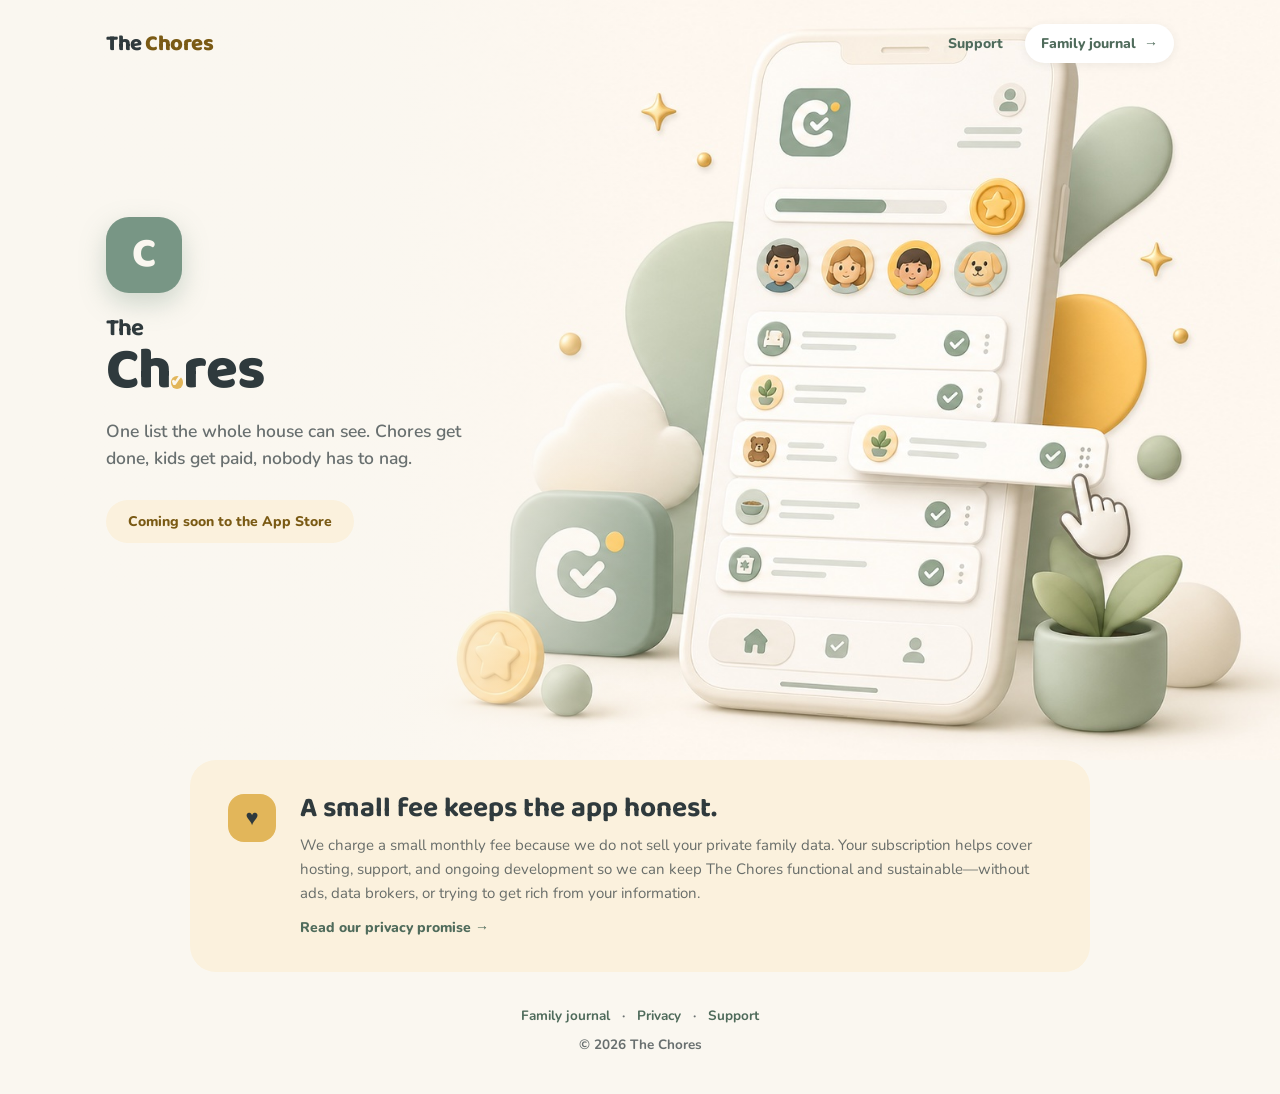
<file: index.html>
<!DOCTYPE html>
<html lang="en">
<head>
<meta charset="utf-8">
<meta name="viewport" content="width=device-width, initial-scale=1">
<title>The Chores — chores get done, kids get paid</title>
<meta name="description" content="The Chores is a shared household chore and allowance app for families. One list the whole house can see.">
<meta name="robots" content="index, follow">
<link rel="canonical" href="https://thechoresapp.net/">
<meta property="og:title" content="The Chores — chores get done, kids get paid">
<meta property="og:description" content="One shared household chore list for calmer families.">
<meta property="og:type" content="website">
<meta property="og:url" content="https://thechoresapp.net/">
<meta property="og:image" content="https://thechoresapp.net/images/og.png">
<link rel="preconnect" href="https://fonts.googleapis.com">
<link href="https://fonts.googleapis.com/css2?family=Baloo+2:wght@700;800&family=Nunito:wght@600;700;800&display=swap" rel="stylesheet">
<style>
  :root {
    --cream:#FAF7F0; --slate:#2F3A3D; --sage:#789685; --sage-deep:#4F6B5B;
    --gold:#E2B65A; --gold-deep:#7A5A14; --secondary:rgba(47,58,61,.72);
  }
  * { margin:0; padding:0; box-sizing:border-box; }
  body { background:var(--cream); color:var(--slate); font-family:'Nunito',sans-serif;
         min-height:100svh; display:flex; flex-direction:column; }

  .hero { position:relative; display:flex; align-items:center; min-height:min(86svh, 760px);
          background:
            linear-gradient(90deg, var(--cream) 0%, rgba(250,247,240,.9) 30%, rgba(250,247,240,0) 52%),
            url(images/hero.jpg) right center / cover no-repeat; }
  .hero-inner { width:100%; max-width:1140px; margin:0 auto; padding:56px 36px; }
  .hero-copy { max-width:400px; }
  .icon { width:76px; height:76px; background:var(--sage); border-radius:23px;
          display:flex; align-items:center; justify-content:center;
          box-shadow:0 10px 26px rgba(120,150,133,.34); margin-bottom:24px;
          font-family:'Baloo 2',cursive; font-weight:800; font-size:42px; color:var(--cream); }
  h1 { font-family:'Baloo 2',cursive; font-weight:800; font-size:58px; letter-spacing:-.015em; line-height:1.02; }
  h1 .the { display:block; font-size:24px; font-weight:700; }
  h1 .o { display:inline-flex; width:.62em; height:.62em; background:var(--gold); border-radius:50%;
          align-items:center; justify-content:center; color:var(--cream); font-size:.34em; vertical-align:-.02em; }
  .tagline { margin-top:18px; font-size:17.5px; font-weight:600; color:var(--secondary); line-height:1.55; }
  .soon { margin-top:28px; display:inline-block; background:#FBF1DD; color:var(--gold-deep);
          font-weight:800; font-size:14px; padding:12px 22px; border-radius:99px; }
  .hero-img-mobile { display:none; }

  .trust { width:min(900px, calc(100% - 48px)); margin:0 auto; padding:34px 38px;
           display:grid; grid-template-columns:auto 1fr; gap:24px; align-items:start;
           background:#FBF1DD; border-radius:26px; }
  .trust-mark { width:48px; height:48px; display:flex; align-items:center; justify-content:center;
                border-radius:16px; background:var(--gold); color:var(--slate); font-size:22px; font-weight:800; }
  .trust h2 { margin:0 0 8px; font-family:'Baloo 2',cursive; font-size:28px; line-height:1.1; }
  .trust p { margin:0; color:var(--secondary); font-size:15px; line-height:1.6; }
  .trust a { display:inline-block; margin-top:13px; color:var(--sage-deep); font-size:14px; font-weight:800; text-decoration:none; }
  .trust a:hover { text-decoration:underline; }

  .topnav { position:absolute; top:0; left:0; right:0; z-index:2; display:flex; align-items:center;
            justify-content:space-between; max-width:1140px; margin:auto; padding:24px 36px; }
  .topnav .brand { color:var(--slate); font-family:'Baloo 2',cursive; font-size:22px; font-weight:800;
                   letter-spacing:-.02em; text-decoration:none; }
  .topnav .brand span { color:var(--gold-deep); }
  .topnav nav { display:flex; gap:22px; align-items:center; }
  .topnav nav a { color:var(--sage-deep); font-size:14px; font-weight:800; text-decoration:none; }
  .topnav nav a:hover { text-decoration:underline; }
  .journal-link { background:#fff; border-radius:99px; padding:10px 16px; box-shadow:0 2px 10px rgba(47,58,61,.08); }

  footer { padding:34px 24px 40px; text-align:center; font-size:13.5px; font-weight:700; color:var(--secondary); }
  footer a { color:var(--sage-deep); text-decoration:none; margin:0 8px; }
  footer a:hover { text-decoration:underline; }

  @media (max-width: 860px) {
    .topnav { padding:18px 20px; }
    .topnav nav a:not(.journal-link) { display:none; }
    .hero { background:var(--cream); min-height:0; }
    .hero-inner { padding:56px 24px 8px; }
    .hero-copy { max-width:420px; margin:0 auto; text-align:center; }
    .icon { margin-left:auto; margin-right:auto; }
    h1 { font-size:46px; }
    .hero-img-mobile { display:block; width:100%; max-width:640px; margin:8px auto 0; }
    .trust { width:calc(100% - 32px); grid-template-columns:1fr; gap:14px; padding:28px 24px; }
    .trust-mark { width:42px; height:42px; }
  }
</style>
</head>
<body>
  <header class="topnav">
    <a class="brand" href="index.html">The <span>Chores</span></a>
    <nav aria-label="Main navigation"><a href="support.html">Support</a><a class="journal-link" href="blog.html">Family journal&nbsp; →</a></nav>
  </header>
  <section class="hero">
    <div class="hero-inner">
      <div class="hero-copy">
        <div class="icon">C</div>
        <h1><span class="the">The</span>Ch<span class="o">✓</span>res</h1>
        <p class="tagline">One list the whole house can see. Chores get done, kids get paid, nobody has to nag.</p>
        <span class="soon">Coming soon to the App&nbsp;Store</span>
      </div>
      <img class="hero-img-mobile" src="images/hero.jpg"
           alt="The Chores app on an iPhone: a family's chore list with avatars for each member, checked-off chores, and a gold reward coin.">
    </div>
  </section>
  <section class="trust" aria-labelledby="trust-heading">
    <div class="trust-mark" aria-hidden="true">♥</div>
    <div>
      <h2 id="trust-heading">A small fee keeps the app honest.</h2>
      <p>We charge a small monthly fee because we do not sell your private family data. Your subscription helps cover hosting, support, and ongoing development so we can keep The Chores functional and sustainable—without ads, data brokers, or trying to get rich from your information.</p>
      <a href="privacy.html">Read our privacy promise →</a>
    </div>
  </section>
  <footer>
    <a href="blog.html">Family journal</a> · <a href="privacy.html">Privacy</a> · <a href="support.html">Support</a>
    <div style="margin-top:10px">© 2026 The Chores</div>
  </footer>
</body>
</html>
</file>
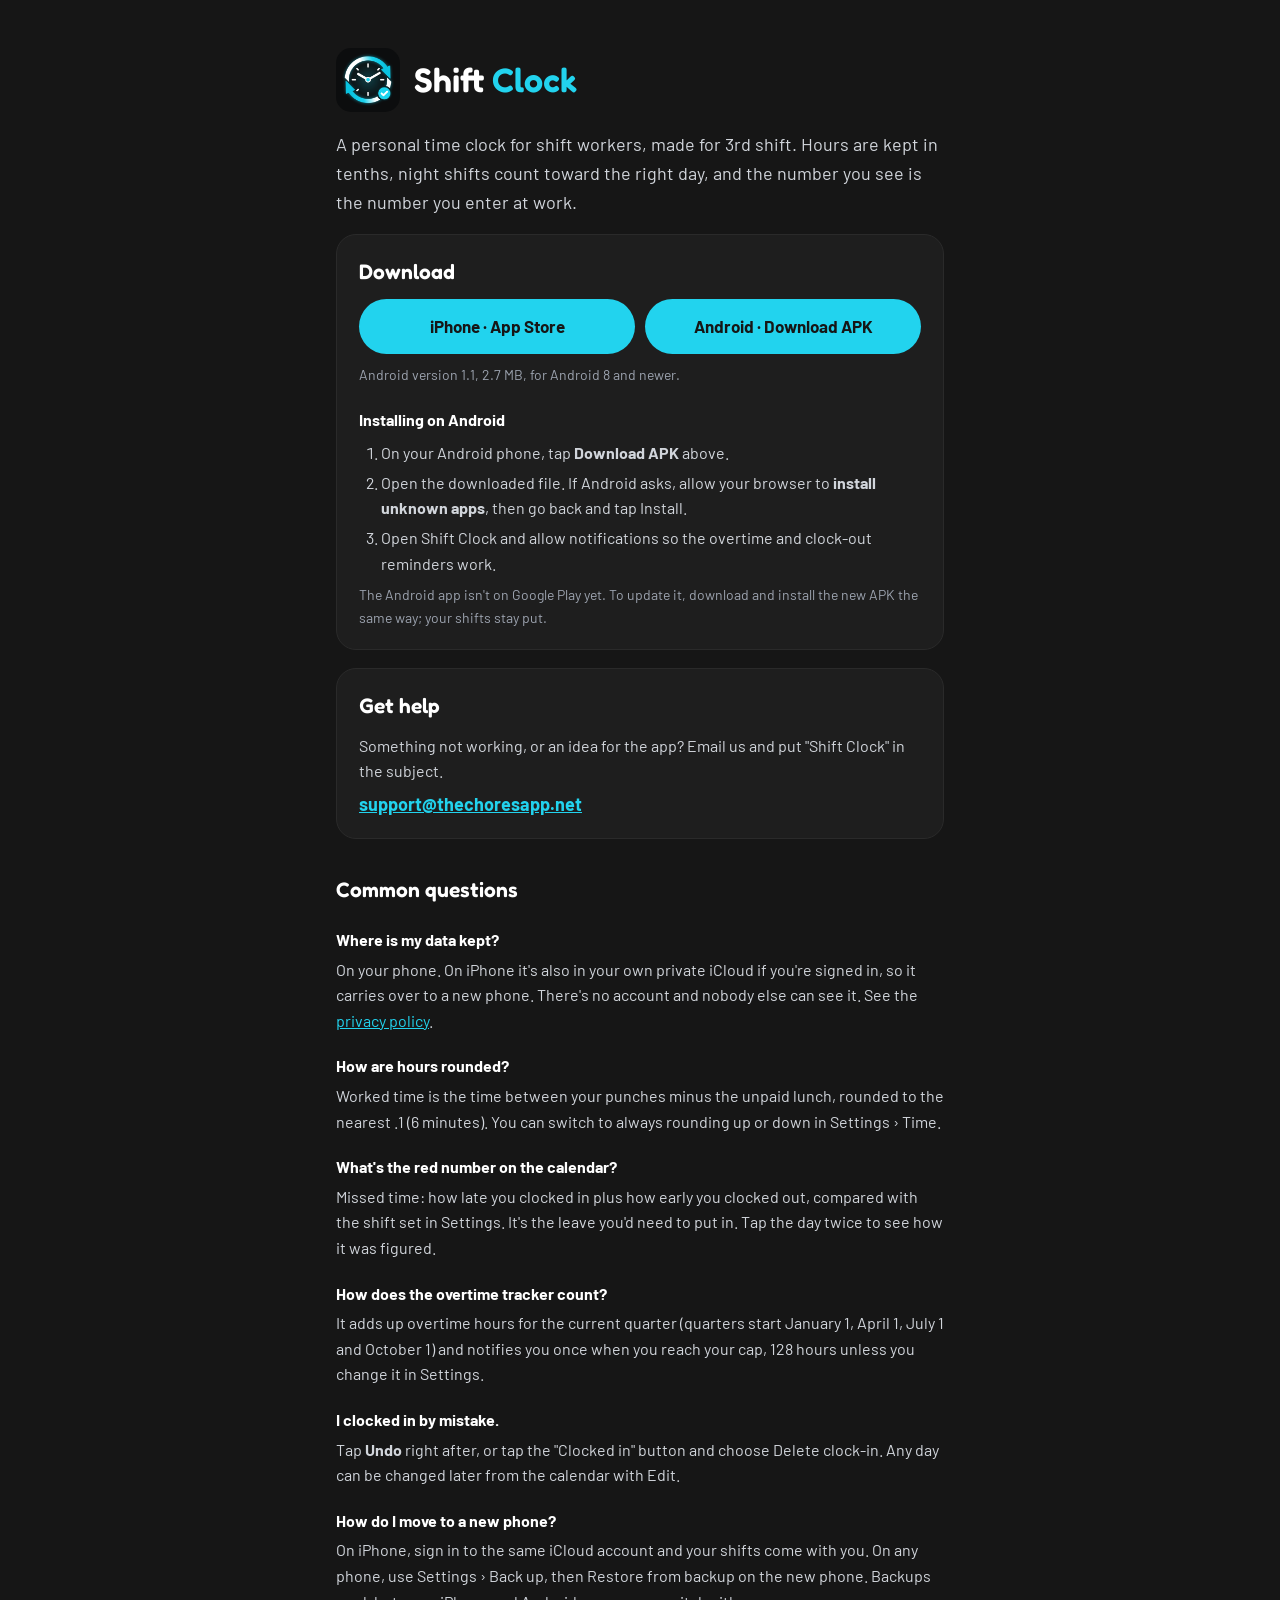
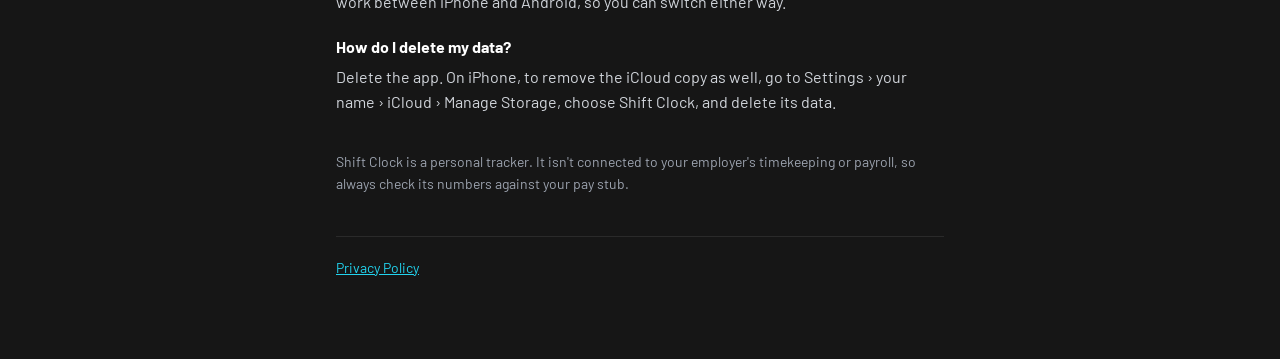
<file: shiftclock/index.html>
<!DOCTYPE html>
<html lang="en">
<head>
<meta charset="utf-8">
<meta name="viewport" content="width=device-width, initial-scale=1">
<title>Shift Clock — Download &amp; Support</title>
<meta name="description" content="Shift Clock is a personal time clock for shift workers: hours in tenths, night shifts on the right day, missed time and a quarterly overtime tracker.">
<link rel="icon" href="icon.png">
<link rel="apple-touch-icon" href="icon.png">
<link rel="preconnect" href="https://fonts.googleapis.com">
<link href="https://fonts.googleapis.com/css2?family=Barlow:wght@400;600;700&family=Fredoka:wght@600&display=swap" rel="stylesheet">
<link rel="stylesheet" href="style.css">
</head>
<body>
<main>
  <div class="brand">
    <img src="icon.png" alt="" width="64" height="64">
    <h1>Shift <span class="teal">Clock</span></h1>
  </div>
  <p class="lede">A personal time clock for shift workers, made for 3rd shift. Hours are kept in tenths,
  night shifts count toward the right day, and the number you see is the number you enter at work.</p>

  <div class="card" id="download">
    <h2>Download</h2>
    <div class="buttons">
      <a class="button" href="https://apps.apple.com/app/id6827797859">iPhone · App Store</a>
      <a class="button" href="ShiftClock.apk" download>Android · Download APK</a>
    </div>
    <p class="small">Android version 1.1, 2.7 MB, for Android 8 and newer.</p>
    <h3>Installing on Android</h3>
    <ol>
      <li>On your Android phone, tap <strong>Download APK</strong> above.</li>
      <li>Open the downloaded file. If Android asks, allow your browser to
      <strong>install unknown apps</strong>, then go back and tap Install.</li>
      <li>Open Shift Clock and allow notifications so the overtime and clock-out reminders work.</li>
    </ol>
    <p class="small">The Android app isn't on Google Play yet. To update it, download and install the
    new APK the same way; your shifts stay put.</p>
  </div>

  <div class="card">
    <h2>Get help</h2>
    <p>Something not working, or an idea for the app? Email us and put "Shift Clock" in the subject.</p>
    <a class="email" href="mailto:support@thechoresapp.net?subject=Shift%20Clock">support@thechoresapp.net</a>
  </div>

  <h2>Common questions</h2>

  <h3>Where is my data kept?</h3>
  <p>On your phone. On iPhone it's also in your own private iCloud if you're signed in, so it carries
  over to a new phone. There's no account and nobody else can see it. See the
  <a href="privacy.html">privacy policy</a>.</p>

  <h3>How are hours rounded?</h3>
  <p>Worked time is the time between your punches minus the unpaid lunch, rounded to the nearest .1
  (6 minutes). You can switch to always rounding up or down in Settings › Time.</p>

  <h3>What's the red number on the calendar?</h3>
  <p>Missed time: how late you clocked in plus how early you clocked out, compared with the shift set
  in Settings. It's the leave you'd need to put in. Tap the day twice to see how it was figured.</p>

  <h3>How does the overtime tracker count?</h3>
  <p>It adds up overtime hours for the current quarter (quarters start January 1, April 1, July 1 and
  October 1) and notifies you once when you reach your cap, 128 hours unless you change it in Settings.</p>

  <h3>I clocked in by mistake.</h3>
  <p>Tap <strong>Undo</strong> right after, or tap the "Clocked in" button and choose Delete clock-in.
  Any day can be changed later from the calendar with Edit.</p>

  <h3>How do I move to a new phone?</h3>
  <p>On iPhone, sign in to the same iCloud account and your shifts come with you. On any phone, use
  Settings › Back up, then Restore from backup on the new phone. Backups work between iPhone and
  Android, so you can switch either way.</p>

  <h3>How do I delete my data?</h3>
  <p>Delete the app. On iPhone, to remove the iCloud copy as well, go to Settings › your name › iCloud ›
  Manage Storage, choose Shift Clock, and delete its data.</p>

  <p class="note">Shift Clock is a personal tracker. It isn't connected to your employer's timekeeping
  or payroll, so always check its numbers against your pay stub.</p>

  <footer><a href="privacy.html">Privacy Policy</a></footer>
</main>
</body>
</html>
</file>
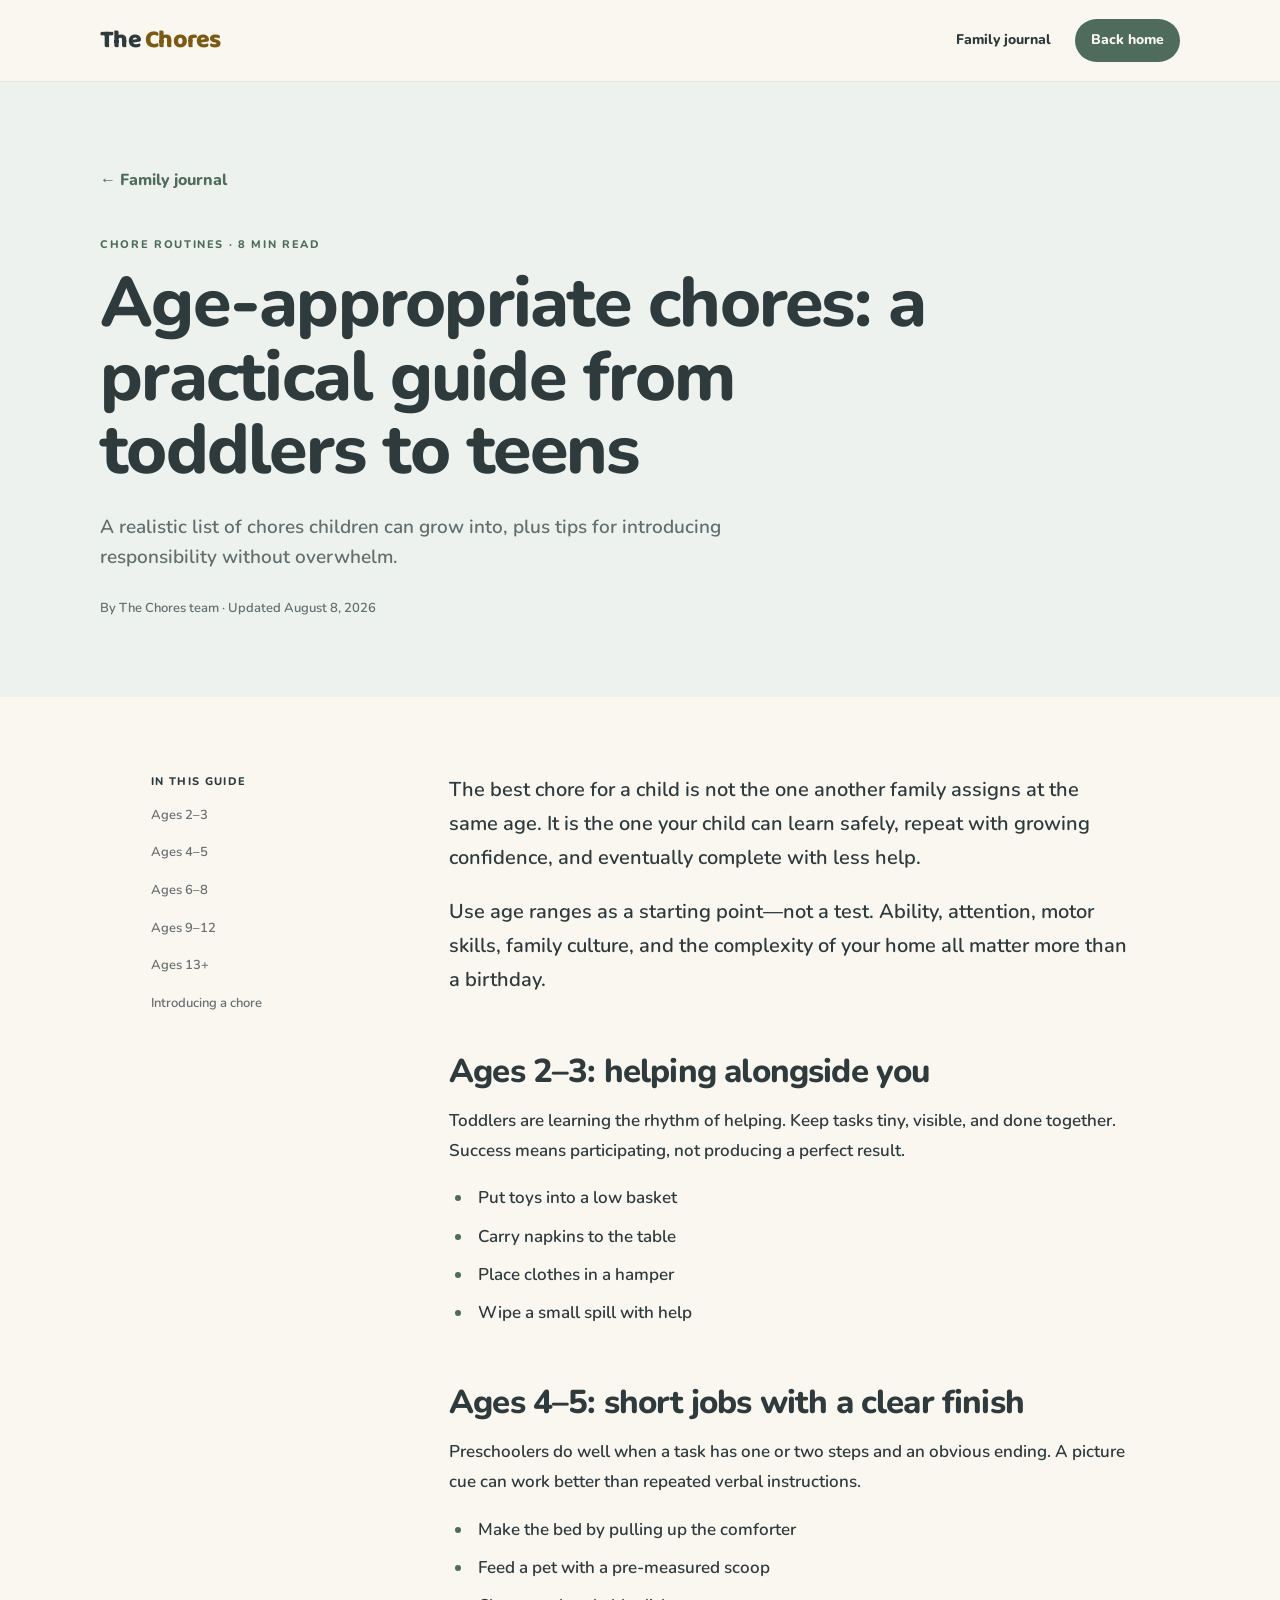
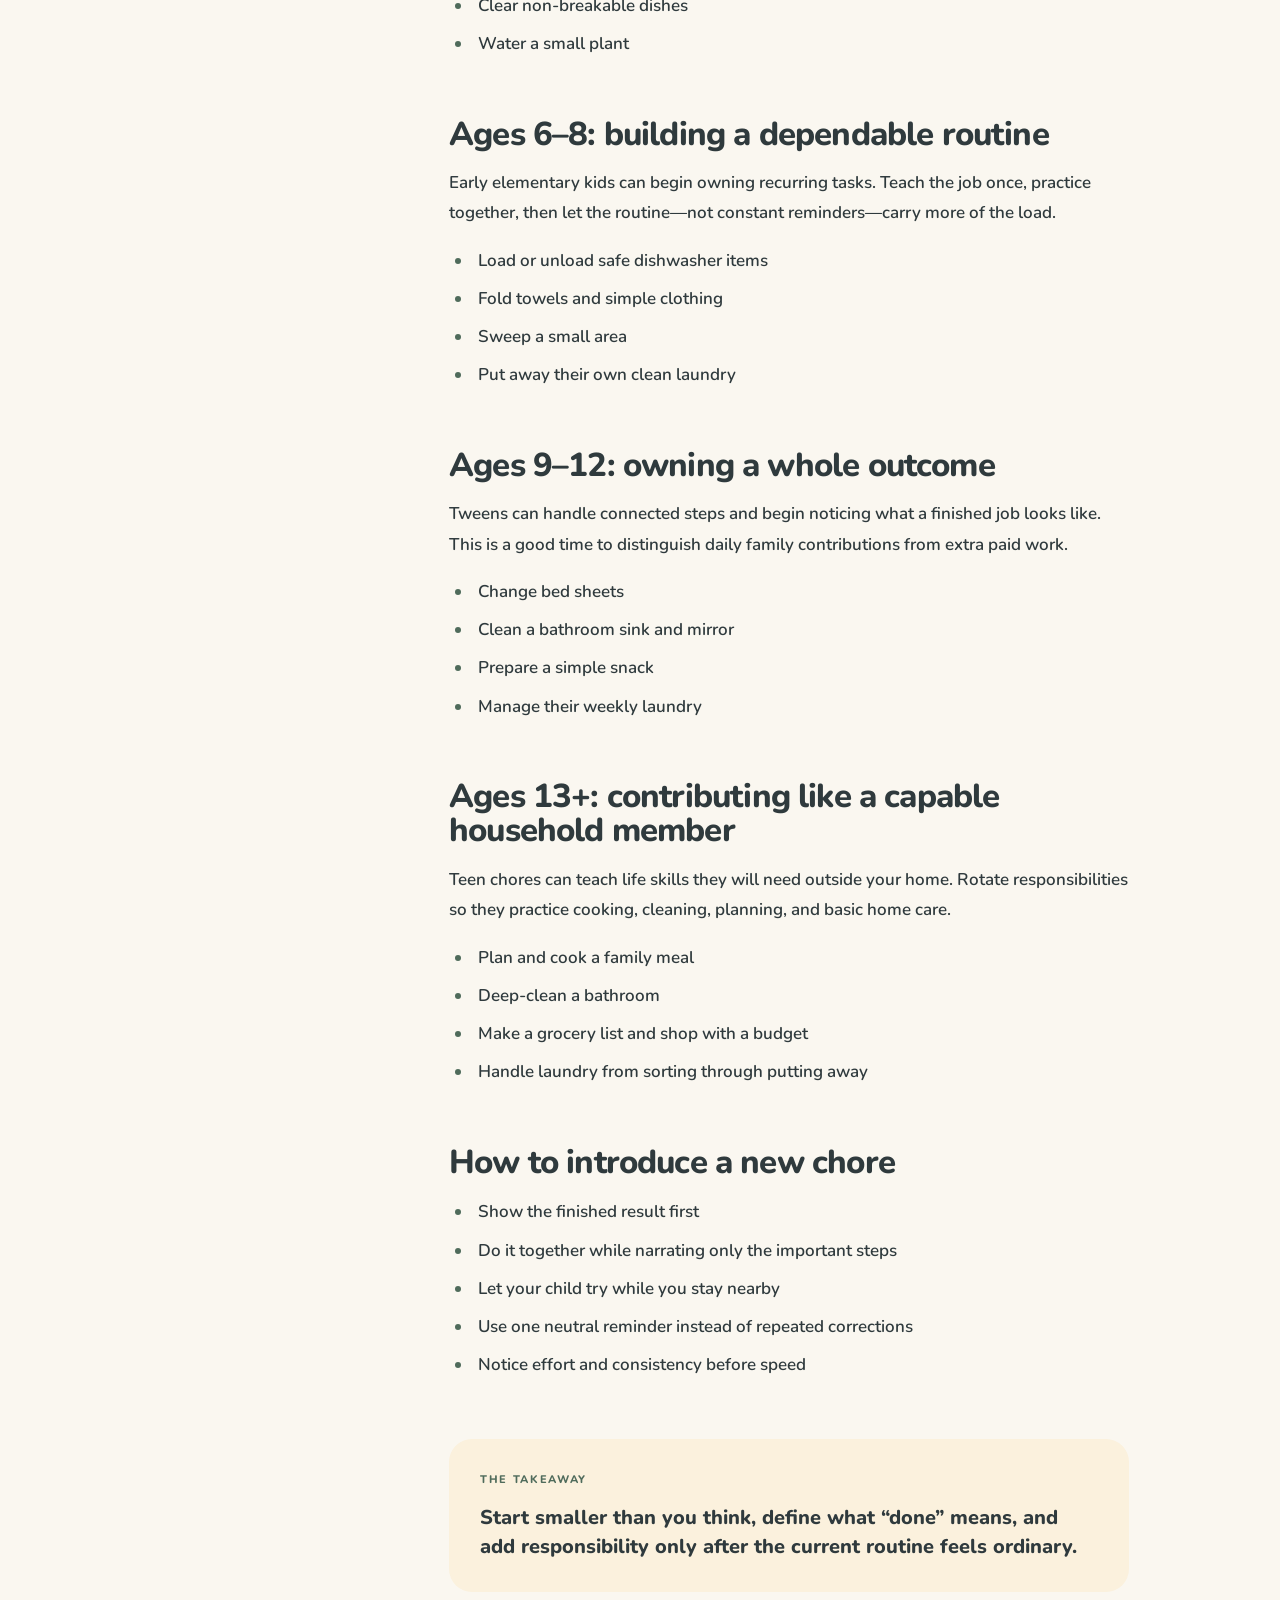
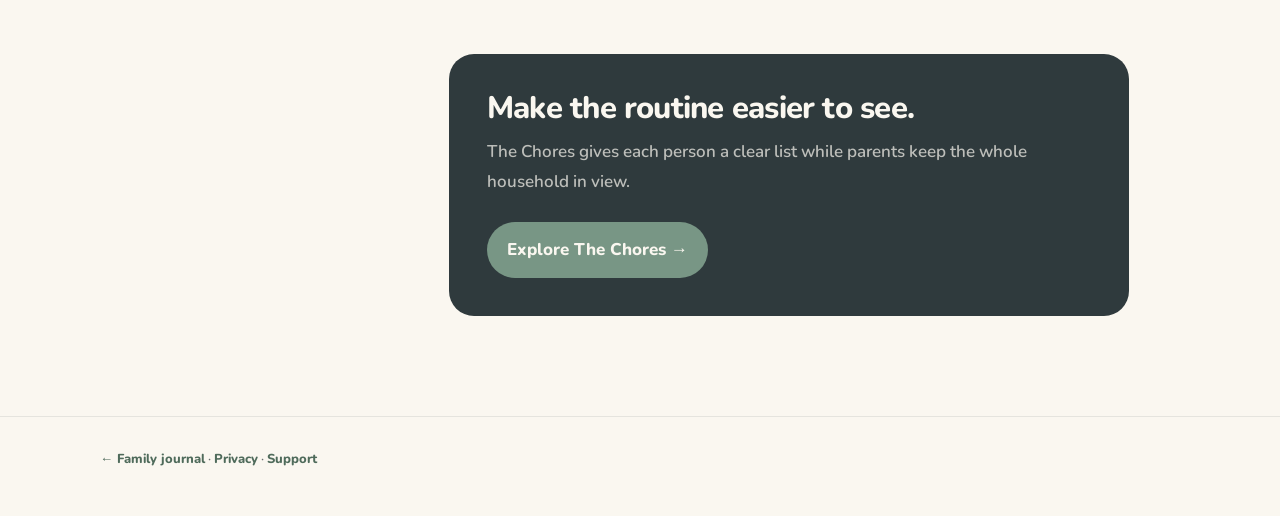
<file: blog-age-appropriate-chores.html>
<!DOCTYPE html><html lang="en"><head><meta charset="utf-8"><meta name="viewport" content="width=device-width, initial-scale=1"><title>Age-appropriate chores by age — The Chores</title><meta name="description" content="A practical age-by-age chore list from toddlers to teens, with tips for building responsibility without overwhelm."><meta name="robots" content="index, follow"><link rel="canonical" href="https://thechoresapp.net/blog-age-appropriate-chores.html"><link rel="preconnect" href="https://fonts.googleapis.com"><link href="https://fonts.googleapis.com/css2?family=Baloo+2:wght@700;800&family=Nunito:wght@600;700;800&display=swap" rel="stylesheet"><link rel="stylesheet" href="blog.css"></head><body><header class="site-header"><div class="wrap header-inner"><a class="brand" href="index.html">The <span>Chores</span></a><nav class="header-nav"><a href="blog.html">Family journal</a><a class="pill" href="index.html">Back home</a></nav></div></header><main><header class="article-hero"><div class="wrap"><a class="back" href="blog.html">← Family journal</a><p class="eyebrow">Chore routines · 8 min read</p><h1>Age-appropriate chores: a practical guide from toddlers to teens</h1><p class="description">A realistic list of chores children can grow into, plus tips for introducing responsibility without overwhelm.</p><p class="byline">By The Chores team · Updated August 8, 2026</p></div></header><div class="wrap article-layout"><aside class="toc"><p>In this guide</p><ol><li><a href="#toddlers">Ages 2–3</a></li><li><a href="#preschool">Ages 4–5</a></li><li><a href="#elementary">Ages 6–8</a></li><li><a href="#tweens">Ages 9–12</a></li><li><a href="#teens">Ages 13+</a></li><li><a href="#introduce">Introducing a chore</a></li></ol></aside><article class="article-body"><p class="lead">The best chore for a child is not the one another family assigns at the same age. It is the one your child can learn safely, repeat with growing confidence, and eventually complete with less help.</p><p class="lead">Use age ranges as a starting point—not a test. Ability, attention, motor skills, family culture, and the complexity of your home all matter more than a birthday.</p><section id="toddlers"><h2>Ages 2–3: helping alongside you</h2><p>Toddlers are learning the rhythm of helping. Keep tasks tiny, visible, and done together. Success means participating, not producing a perfect result.</p><ul><li>Put toys into a low basket</li><li>Carry napkins to the table</li><li>Place clothes in a hamper</li><li>Wipe a small spill with help</li></ul></section><section id="preschool"><h2>Ages 4–5: short jobs with a clear finish</h2><p>Preschoolers do well when a task has one or two steps and an obvious ending. A picture cue can work better than repeated verbal instructions.</p><ul><li>Make the bed by pulling up the comforter</li><li>Feed a pet with a pre-measured scoop</li><li>Clear non-breakable dishes</li><li>Water a small plant</li></ul></section><section id="elementary"><h2>Ages 6–8: building a dependable routine</h2><p>Early elementary kids can begin owning recurring tasks. Teach the job once, practice together, then let the routine—not constant reminders—carry more of the load.</p><ul><li>Load or unload safe dishwasher items</li><li>Fold towels and simple clothing</li><li>Sweep a small area</li><li>Put away their own clean laundry</li></ul></section><section id="tweens"><h2>Ages 9–12: owning a whole outcome</h2><p>Tweens can handle connected steps and begin noticing what a finished job looks like. This is a good time to distinguish daily family contributions from extra paid work.</p><ul><li>Change bed sheets</li><li>Clean a bathroom sink and mirror</li><li>Prepare a simple snack</li><li>Manage their weekly laundry</li></ul></section><section id="teens"><h2>Ages 13+: contributing like a capable household member</h2><p>Teen chores can teach life skills they will need outside your home. Rotate responsibilities so they practice cooking, cleaning, planning, and basic home care.</p><ul><li>Plan and cook a family meal</li><li>Deep-clean a bathroom</li><li>Make a grocery list and shop with a budget</li><li>Handle laundry from sorting through putting away</li></ul></section><section id="introduce"><h2>How to introduce a new chore</h2><ul><li>Show the finished result first</li><li>Do it together while narrating only the important steps</li><li>Let your child try while you stay nearby</li><li>Use one neutral reminder instead of repeated corrections</li><li>Notice effort and consistency before speed</li></ul></section><div class="takeaway"><p class="eyebrow">The takeaway</p><p>Start smaller than you think, define what “done” means, and add responsibility only after the current routine feels ordinary.</p></div><div class="cta"><h2>Make the routine easier to see.</h2><p>The Chores gives each person a clear list while parents keep the whole household in view.</p><a href="index.html">Explore The Chores →</a></div></article></div></main><footer class="site-footer"><div class="wrap"><a href="blog.html">← Family journal</a> · <a href="privacy.html">Privacy</a> · <a href="support.html">Support</a></div></footer><script type="application/ld+json">{"@context":"https://schema.org","@type":"Article","headline":"Age-appropriate chores: a practical guide from toddlers to teens","description":"A practical age-by-age chore list from toddlers to teens.","datePublished":"2026-08-08","author":{"@type":"Organization","name":"The Chores"}}</script></body></html>
</file>
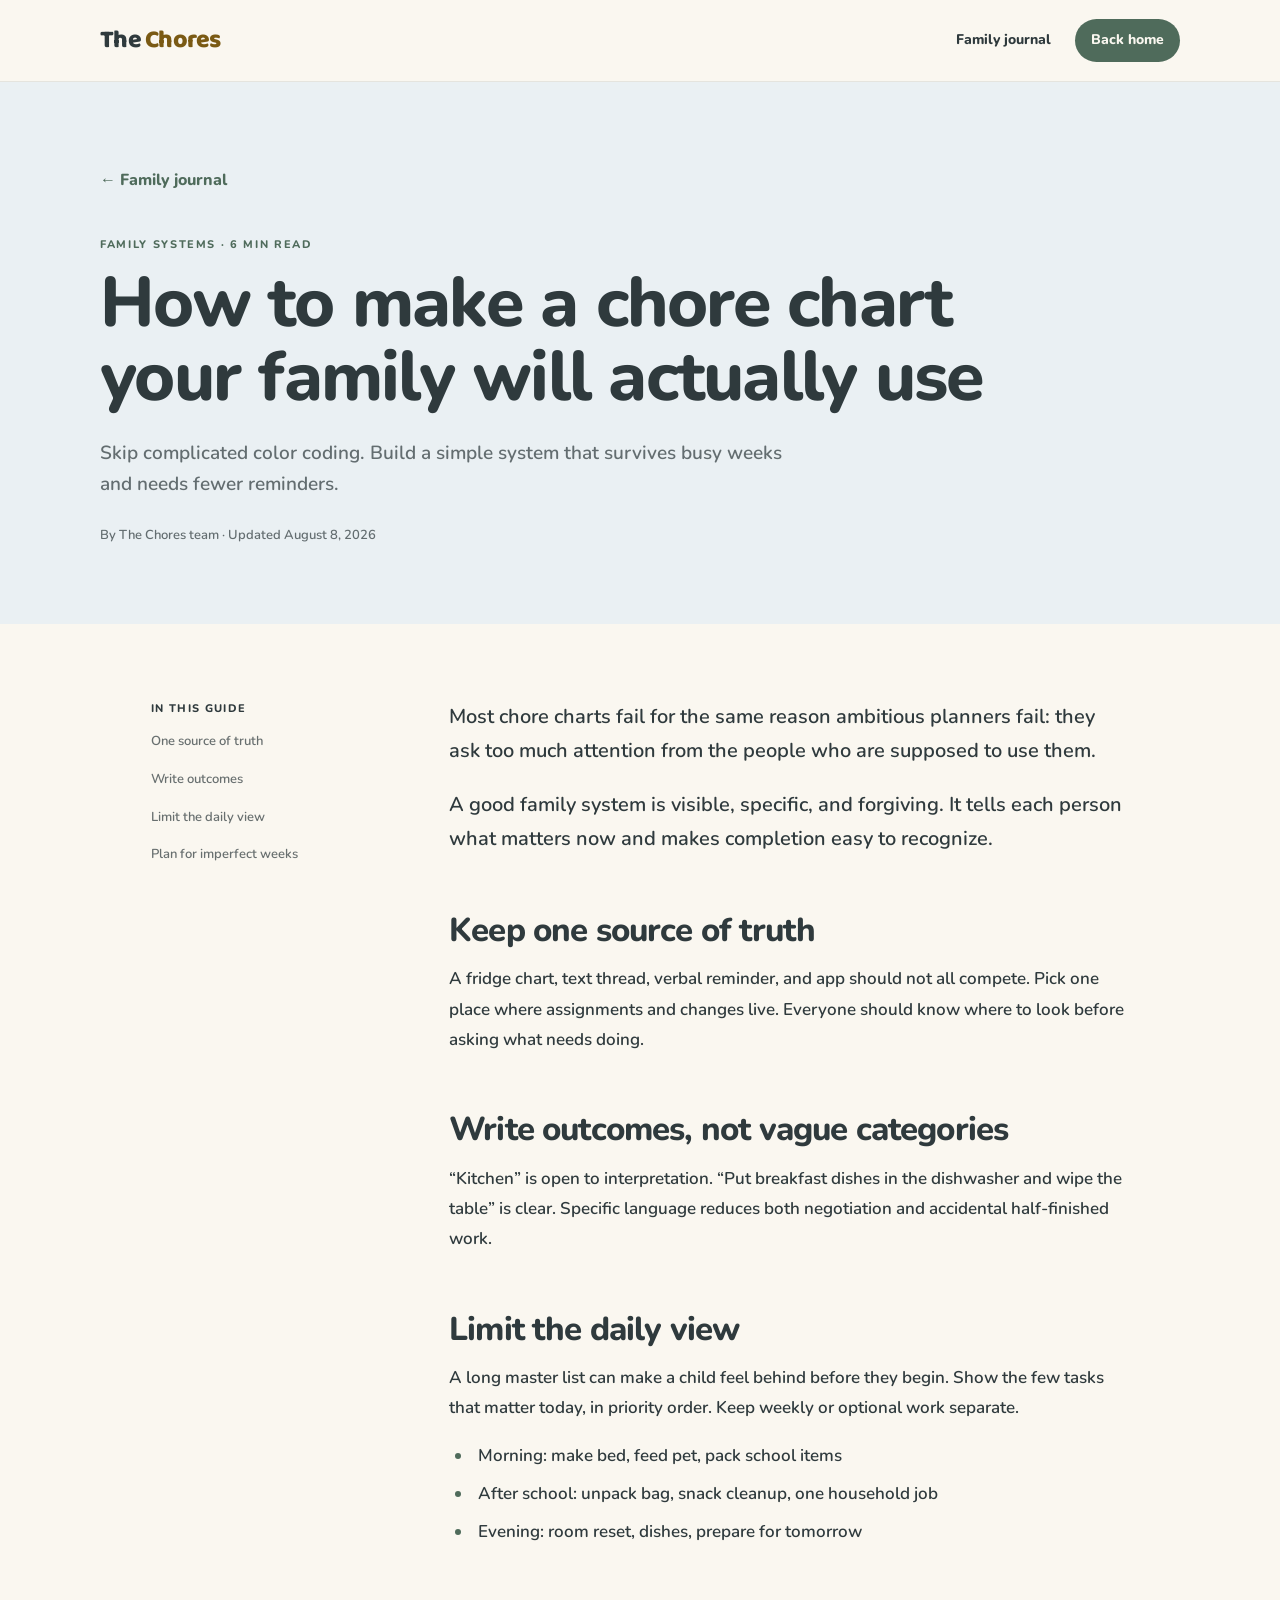
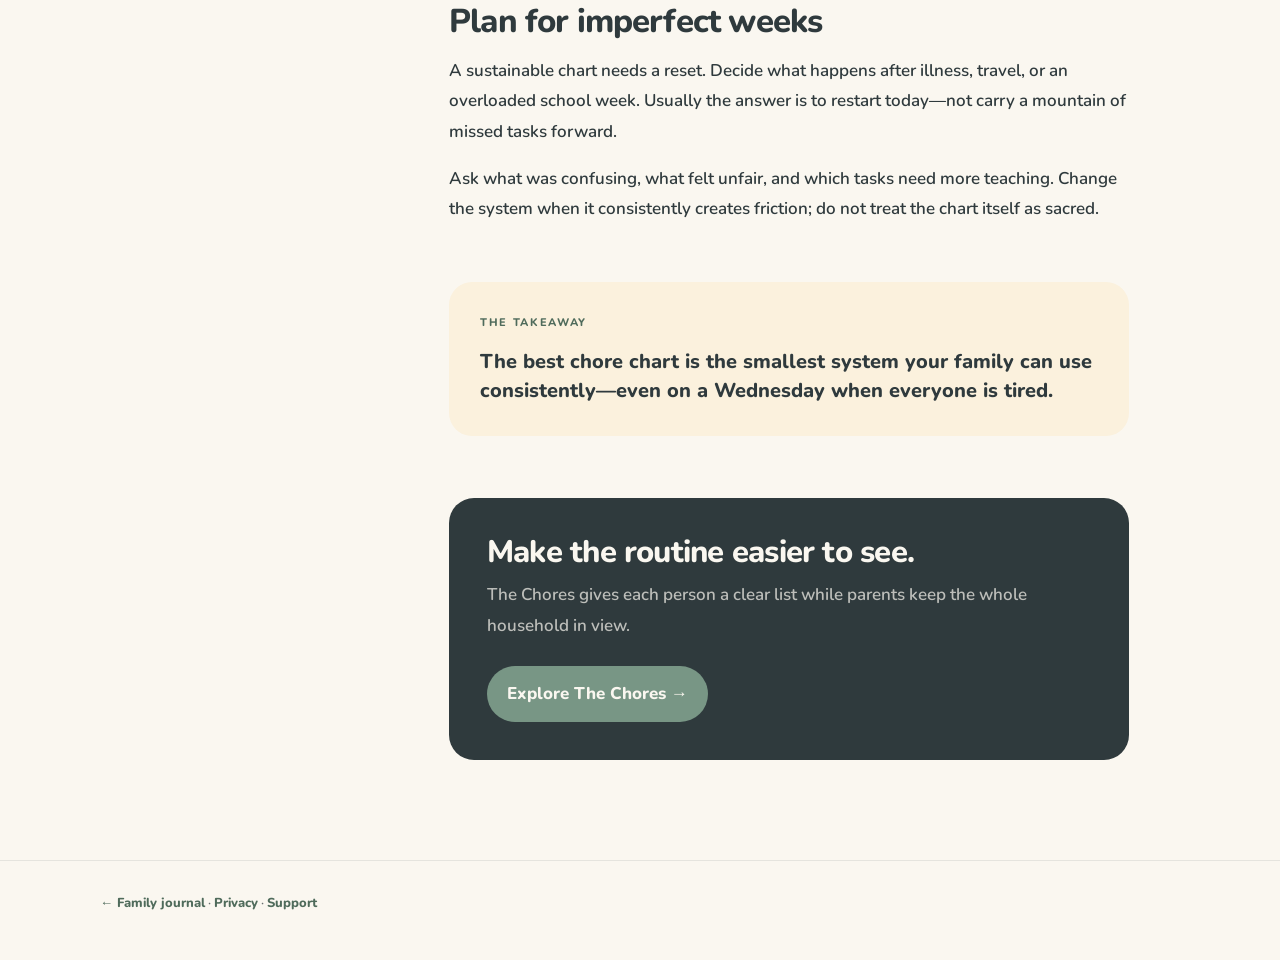
<file: blog-chore-chart.html>
<!DOCTYPE html><html lang="en"><head><meta charset="utf-8"><meta name="viewport" content="width=device-width, initial-scale=1"><title>How to make a chore chart that works — The Chores</title><meta name="description" content="Build a simple family chore chart that survives busy weeks and needs fewer reminders."><meta name="robots" content="index, follow"><link rel="canonical" href="https://thechoresapp.net/blog-chore-chart.html"><link rel="preconnect" href="https://fonts.googleapis.com"><link href="https://fonts.googleapis.com/css2?family=Baloo+2:wght@700;800&family=Nunito:wght@600;700;800&display=swap" rel="stylesheet"><link rel="stylesheet" href="blog.css"></head><body><header class="site-header"><div class="wrap header-inner"><a class="brand" href="index.html">The <span>Chores</span></a><nav class="header-nav"><a href="blog.html">Family journal</a><a class="pill" href="index.html">Back home</a></nav></div></header><main><header class="article-hero blue"><div class="wrap"><a class="back" href="blog.html">← Family journal</a><p class="eyebrow">Family systems · 6 min read</p><h1>How to make a chore chart your family will actually use</h1><p class="description">Skip complicated color coding. Build a simple system that survives busy weeks and needs fewer reminders.</p><p class="byline">By The Chores team · Updated August 8, 2026</p></div></header><div class="wrap article-layout"><aside class="toc"><p>In this guide</p><ol><li><a href="#truth">One source of truth</a></li><li><a href="#outcomes">Write outcomes</a></li><li><a href="#daily">Limit the daily view</a></li><li><a href="#reset">Plan for imperfect weeks</a></li></ol></aside><article class="article-body"><p class="lead">Most chore charts fail for the same reason ambitious planners fail: they ask too much attention from the people who are supposed to use them.</p><p class="lead">A good family system is visible, specific, and forgiving. It tells each person what matters now and makes completion easy to recognize.</p><section id="truth"><h2>Keep one source of truth</h2><p>A fridge chart, text thread, verbal reminder, and app should not all compete. Pick one place where assignments and changes live. Everyone should know where to look before asking what needs doing.</p></section><section id="outcomes"><h2>Write outcomes, not vague categories</h2><p>“Kitchen” is open to interpretation. “Put breakfast dishes in the dishwasher and wipe the table” is clear. Specific language reduces both negotiation and accidental half-finished work.</p></section><section id="daily"><h2>Limit the daily view</h2><p>A long master list can make a child feel behind before they begin. Show the few tasks that matter today, in priority order. Keep weekly or optional work separate.</p><ul><li>Morning: make bed, feed pet, pack school items</li><li>After school: unpack bag, snack cleanup, one household job</li><li>Evening: room reset, dishes, prepare for tomorrow</li></ul></section><section id="reset"><h2>Plan for imperfect weeks</h2><p>A sustainable chart needs a reset. Decide what happens after illness, travel, or an overloaded school week. Usually the answer is to restart today—not carry a mountain of missed tasks forward.</p><p>Ask what was confusing, what felt unfair, and which tasks need more teaching. Change the system when it consistently creates friction; do not treat the chart itself as sacred.</p></section><div class="takeaway"><p class="eyebrow">The takeaway</p><p>The best chore chart is the smallest system your family can use consistently—even on a Wednesday when everyone is tired.</p></div><div class="cta"><h2>Make the routine easier to see.</h2><p>The Chores gives each person a clear list while parents keep the whole household in view.</p><a href="index.html">Explore The Chores →</a></div></article></div></main><footer class="site-footer"><div class="wrap"><a href="blog.html">← Family journal</a> · <a href="privacy.html">Privacy</a> · <a href="support.html">Support</a></div></footer><script type="application/ld+json">{"@context":"https://schema.org","@type":"Article","headline":"How to make a chore chart your family will actually use","description":"Build a simple family chore chart that survives busy weeks.","datePublished":"2026-08-08","author":{"@type":"Organization","name":"The Chores"}}</script></body></html>
</file>
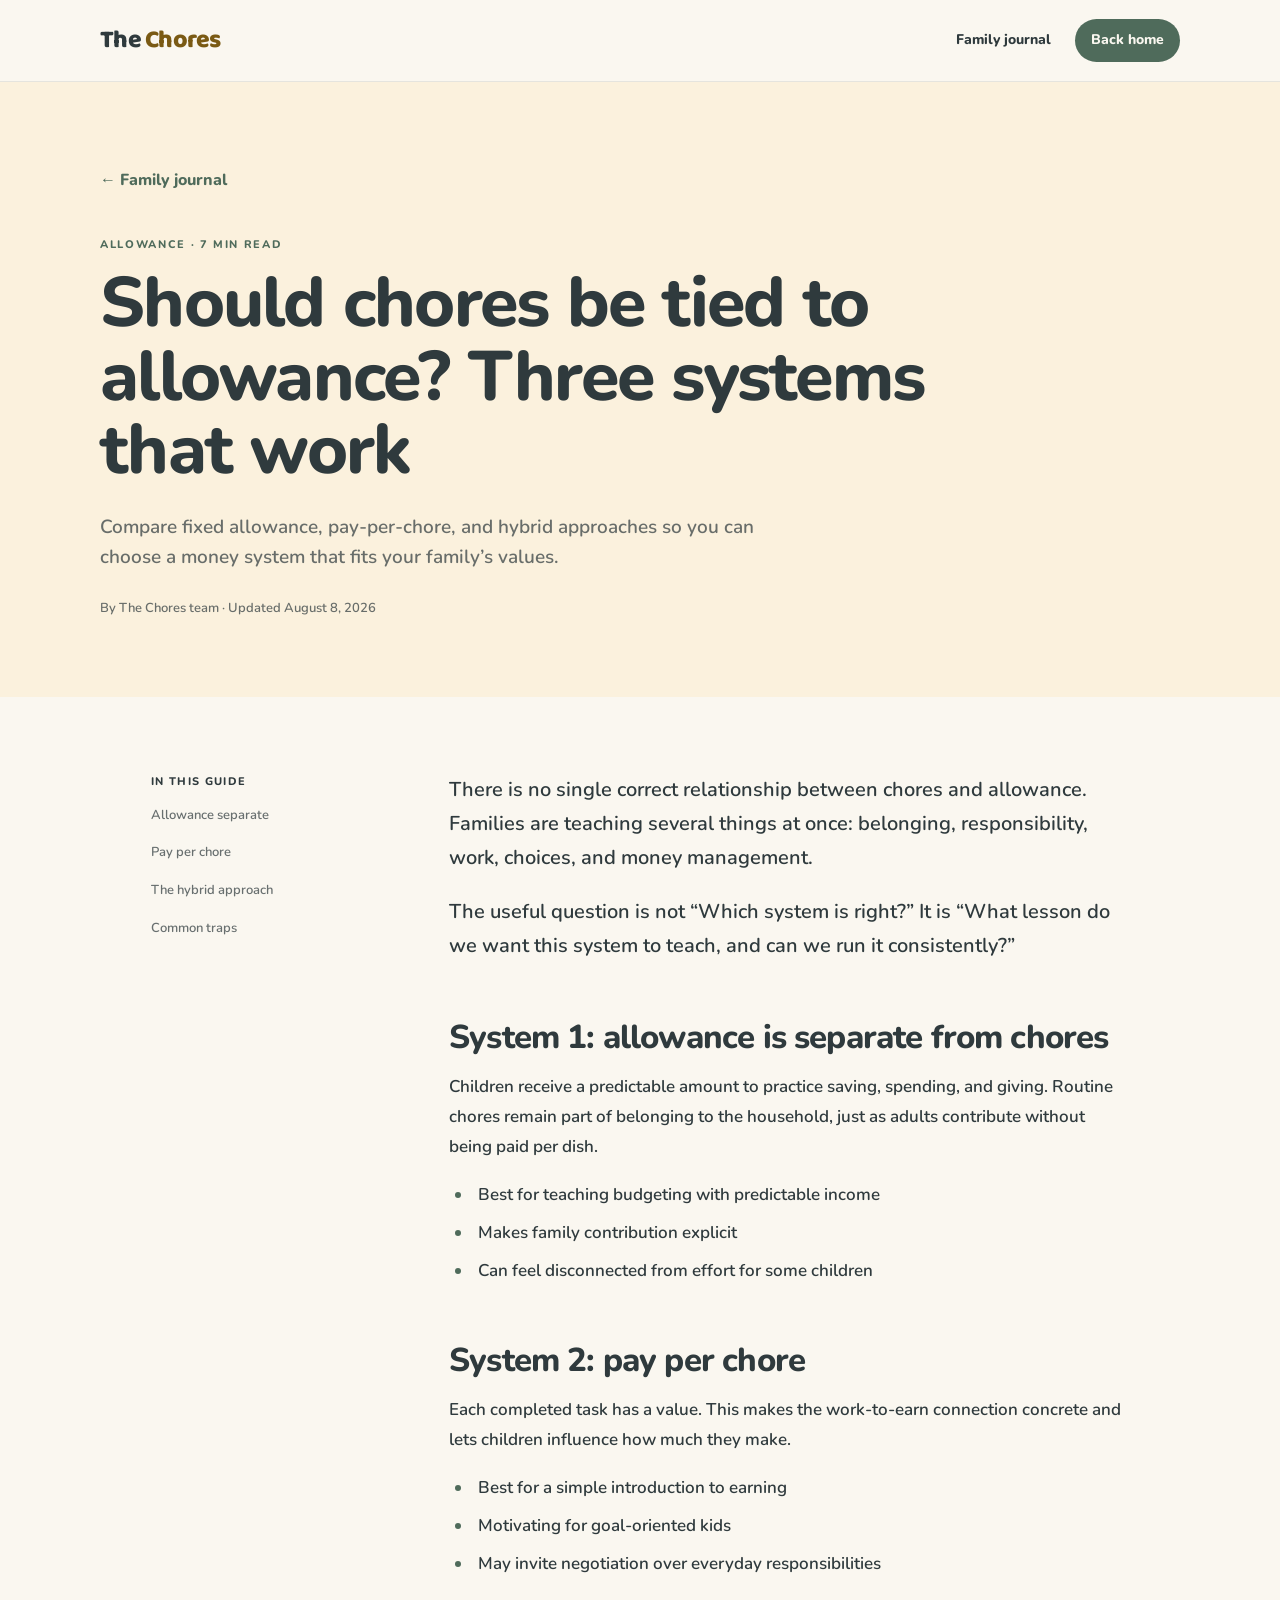
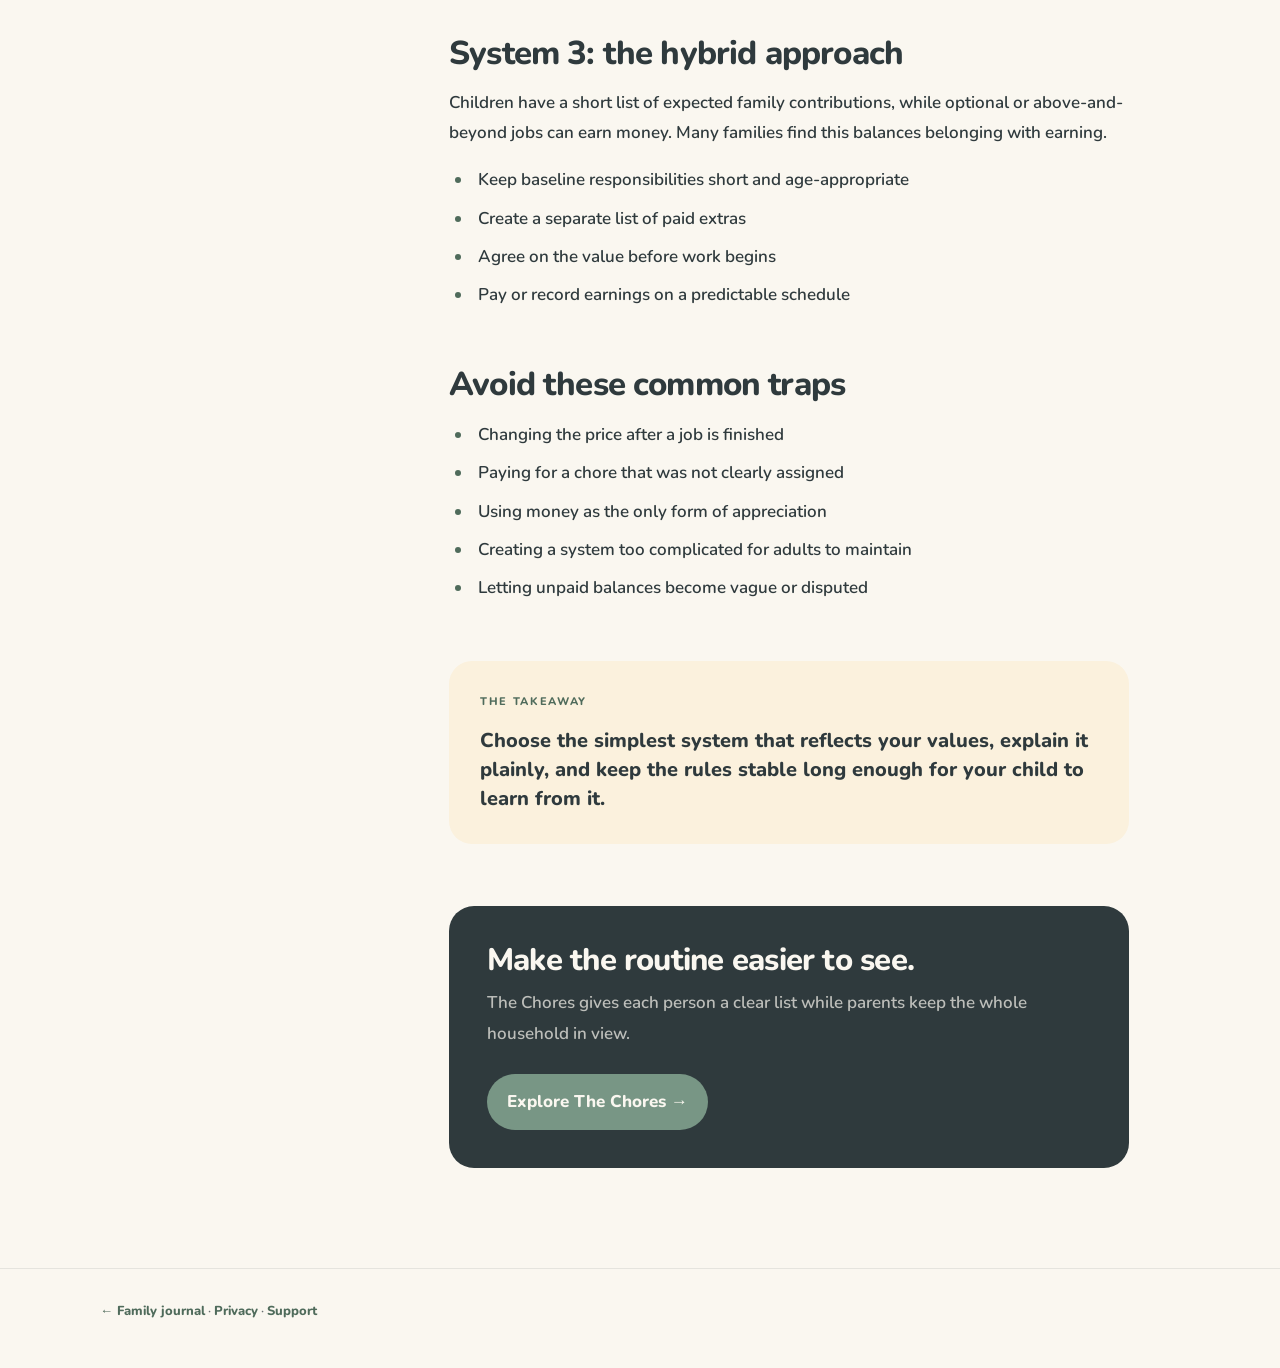
<file: blog-chores-and-allowance.html>
<!DOCTYPE html><html lang="en"><head><meta charset="utf-8"><meta name="viewport" content="width=device-width, initial-scale=1"><title>Should chores be tied to allowance? — The Chores</title><meta name="description" content="Compare fixed allowance, pay-per-chore, and hybrid systems so you can choose what fits your family."><meta name="robots" content="index, follow"><link rel="canonical" href="https://thechoresapp.net/blog-chores-and-allowance.html"><link rel="preconnect" href="https://fonts.googleapis.com"><link href="https://fonts.googleapis.com/css2?family=Baloo+2:wght@700;800&family=Nunito:wght@600;700;800&display=swap" rel="stylesheet"><link rel="stylesheet" href="blog.css"></head><body><header class="site-header"><div class="wrap header-inner"><a class="brand" href="index.html">The <span>Chores</span></a><nav class="header-nav"><a href="blog.html">Family journal</a><a class="pill" href="index.html">Back home</a></nav></div></header><main><header class="article-hero gold"><div class="wrap"><a class="back" href="blog.html">← Family journal</a><p class="eyebrow">Allowance · 7 min read</p><h1>Should chores be tied to allowance? Three systems that work</h1><p class="description">Compare fixed allowance, pay-per-chore, and hybrid approaches so you can choose a money system that fits your family’s values.</p><p class="byline">By The Chores team · Updated August 8, 2026</p></div></header><div class="wrap article-layout"><aside class="toc"><p>In this guide</p><ol><li><a href="#separate">Allowance separate</a></li><li><a href="#per">Pay per chore</a></li><li><a href="#hybrid">The hybrid approach</a></li><li><a href="#traps">Common traps</a></li></ol></aside><article class="article-body"><p class="lead">There is no single correct relationship between chores and allowance. Families are teaching several things at once: belonging, responsibility, work, choices, and money management.</p><p class="lead">The useful question is not “Which system is right?” It is “What lesson do we want this system to teach, and can we run it consistently?”</p><section id="separate"><h2>System 1: allowance is separate from chores</h2><p>Children receive a predictable amount to practice saving, spending, and giving. Routine chores remain part of belonging to the household, just as adults contribute without being paid per dish.</p><ul><li>Best for teaching budgeting with predictable income</li><li>Makes family contribution explicit</li><li>Can feel disconnected from effort for some children</li></ul></section><section id="per"><h2>System 2: pay per chore</h2><p>Each completed task has a value. This makes the work-to-earn connection concrete and lets children influence how much they make.</p><ul><li>Best for a simple introduction to earning</li><li>Motivating for goal-oriented kids</li><li>May invite negotiation over everyday responsibilities</li></ul></section><section id="hybrid"><h2>System 3: the hybrid approach</h2><p>Children have a short list of expected family contributions, while optional or above-and-beyond jobs can earn money. Many families find this balances belonging with earning.</p><ul><li>Keep baseline responsibilities short and age-appropriate</li><li>Create a separate list of paid extras</li><li>Agree on the value before work begins</li><li>Pay or record earnings on a predictable schedule</li></ul></section><section id="traps"><h2>Avoid these common traps</h2><ul><li>Changing the price after a job is finished</li><li>Paying for a chore that was not clearly assigned</li><li>Using money as the only form of appreciation</li><li>Creating a system too complicated for adults to maintain</li><li>Letting unpaid balances become vague or disputed</li></ul></section><div class="takeaway"><p class="eyebrow">The takeaway</p><p>Choose the simplest system that reflects your values, explain it plainly, and keep the rules stable long enough for your child to learn from it.</p></div><div class="cta"><h2>Make the routine easier to see.</h2><p>The Chores gives each person a clear list while parents keep the whole household in view.</p><a href="index.html">Explore The Chores →</a></div></article></div></main><footer class="site-footer"><div class="wrap"><a href="blog.html">← Family journal</a> · <a href="privacy.html">Privacy</a> · <a href="support.html">Support</a></div></footer><script type="application/ld+json">{"@context":"https://schema.org","@type":"Article","headline":"Should chores be tied to allowance? Three systems that work","description":"Compare fixed allowance, pay-per-chore, and hybrid systems.","datePublished":"2026-08-08","author":{"@type":"Organization","name":"The Chores"}}</script></body></html>
</file>
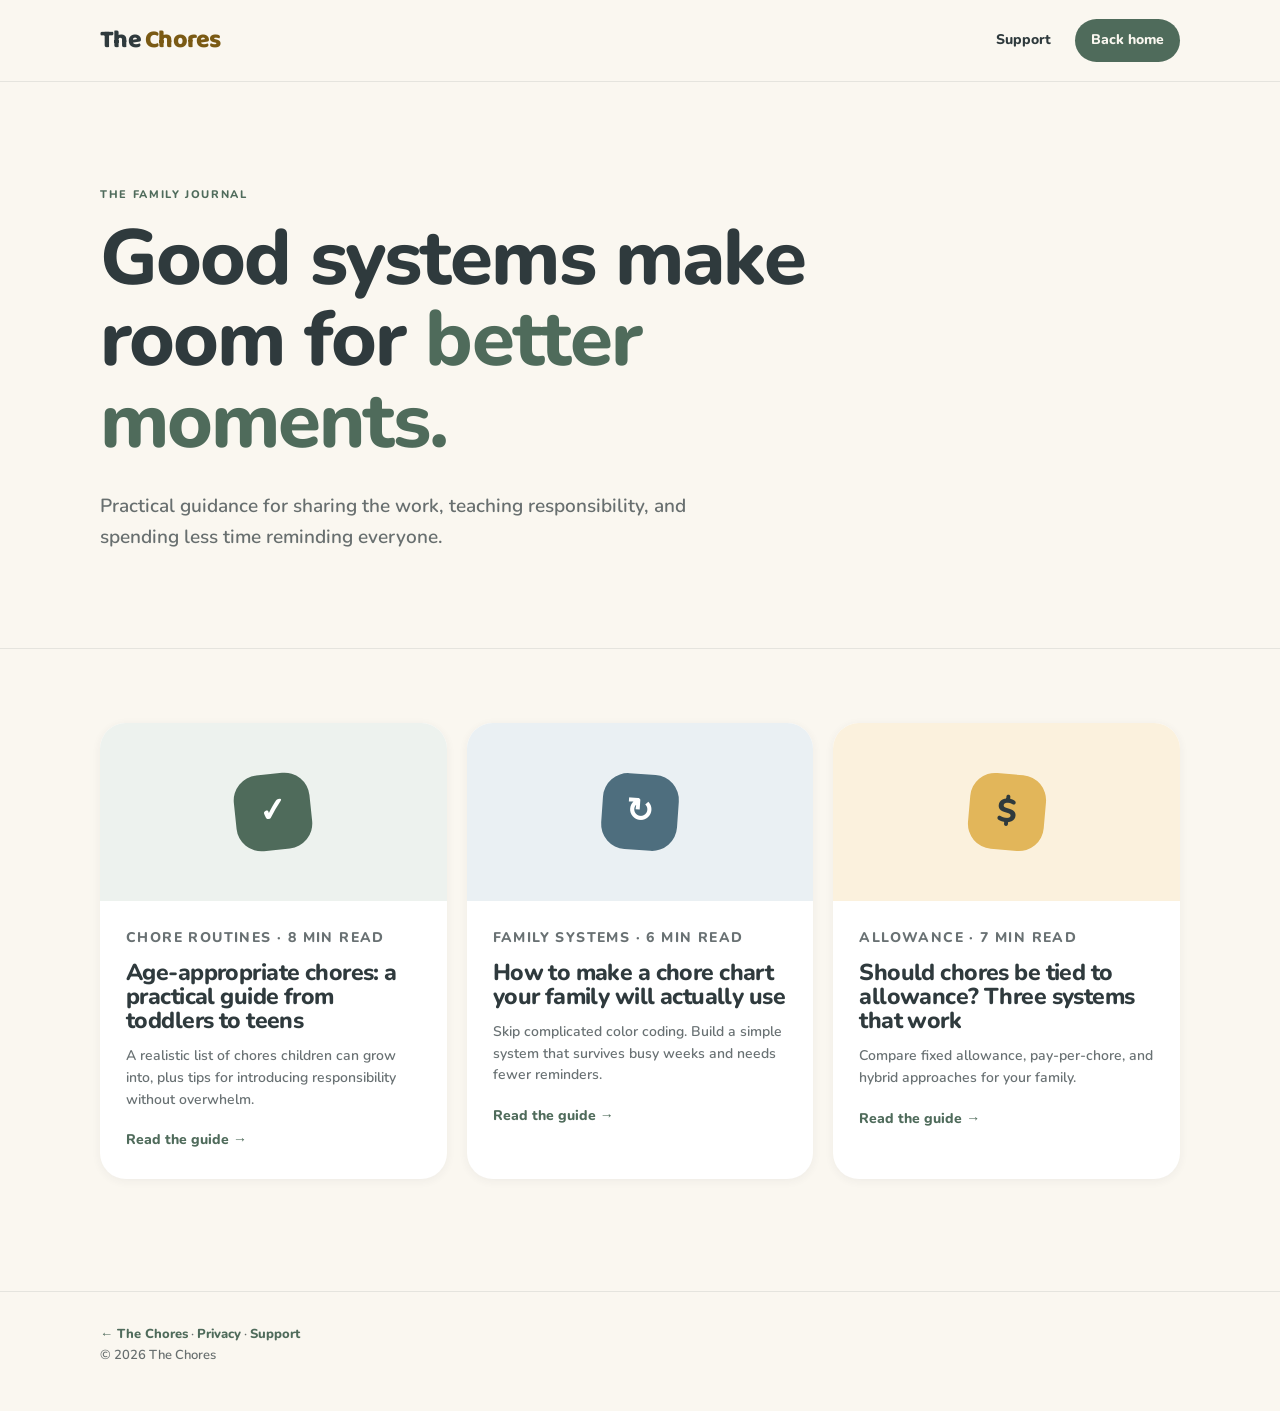
<file: blog.html>
<!DOCTYPE html>
<html lang="en"><head><meta charset="utf-8"><meta name="viewport" content="width=device-width, initial-scale=1"><title>Family Journal — The Chores</title><meta name="description" content="Practical guides to chores, allowance, family routines, and raising capable kids."><meta name="robots" content="index, follow"><link rel="canonical" href="https://thechoresapp.net/blog.html"><meta property="og:title" content="Family Journal — The Chores"><meta property="og:description" content="Practical guides to chores, allowance, and calmer family routines."><meta property="og:type" content="website"><meta property="og:url" content="https://thechoresapp.net/blog.html"><meta property="og:image" content="https://thechoresapp.net/images/og.png"><link rel="preconnect" href="https://fonts.googleapis.com"><link href="https://fonts.googleapis.com/css2?family=Baloo+2:wght@700;800&family=Nunito:wght@600;700;800&display=swap" rel="stylesheet"><link rel="stylesheet" href="blog.css"></head>
<body><header class="site-header"><div class="wrap header-inner"><a class="brand" href="index.html">The <span>Chores</span></a><nav class="header-nav"><a href="support.html">Support</a><a class="pill" href="index.html">Back home</a></nav></div></header><main><section class="hero"><div class="wrap"><p class="eyebrow">The family journal</p><h1>Good systems make room for <em>better moments.</em></h1><p class="intro">Practical guidance for sharing the work, teaching responsibility, and spending less time reminding everyone.</p></div></section><section class="wrap article-grid">
<article class="article-card"><div class="art"><span>✓</span></div><div class="card-body"><p class="meta">Chore routines · 8 min read</p><h2><a href="blog-age-appropriate-chores.html">Age-appropriate chores: a practical guide from toddlers to teens</a></h2><p>A realistic list of chores children can grow into, plus tips for introducing responsibility without overwhelm.</p><a class="read" href="blog-age-appropriate-chores.html">Read the guide →</a></div></article>
<article class="article-card"><div class="art blue"><span>↻</span></div><div class="card-body"><p class="meta">Family systems · 6 min read</p><h2><a href="blog-chore-chart.html">How to make a chore chart your family will actually use</a></h2><p>Skip complicated color coding. Build a simple system that survives busy weeks and needs fewer reminders.</p><a class="read" href="blog-chore-chart.html">Read the guide →</a></div></article>
<article class="article-card"><div class="art gold"><span>$</span></div><div class="card-body"><p class="meta">Allowance · 7 min read</p><h2><a href="blog-chores-and-allowance.html">Should chores be tied to allowance? Three systems that work</a></h2><p>Compare fixed allowance, pay-per-chore, and hybrid approaches for your family.</p><a class="read" href="blog-chores-and-allowance.html">Read the guide →</a></div></article>
</section></main><footer class="site-footer"><div class="wrap"><a href="index.html">← The Chores</a> · <a href="privacy.html">Privacy</a> · <a href="support.html">Support</a><div>© 2026 The Chores</div></div></footer></body></html>
</file>
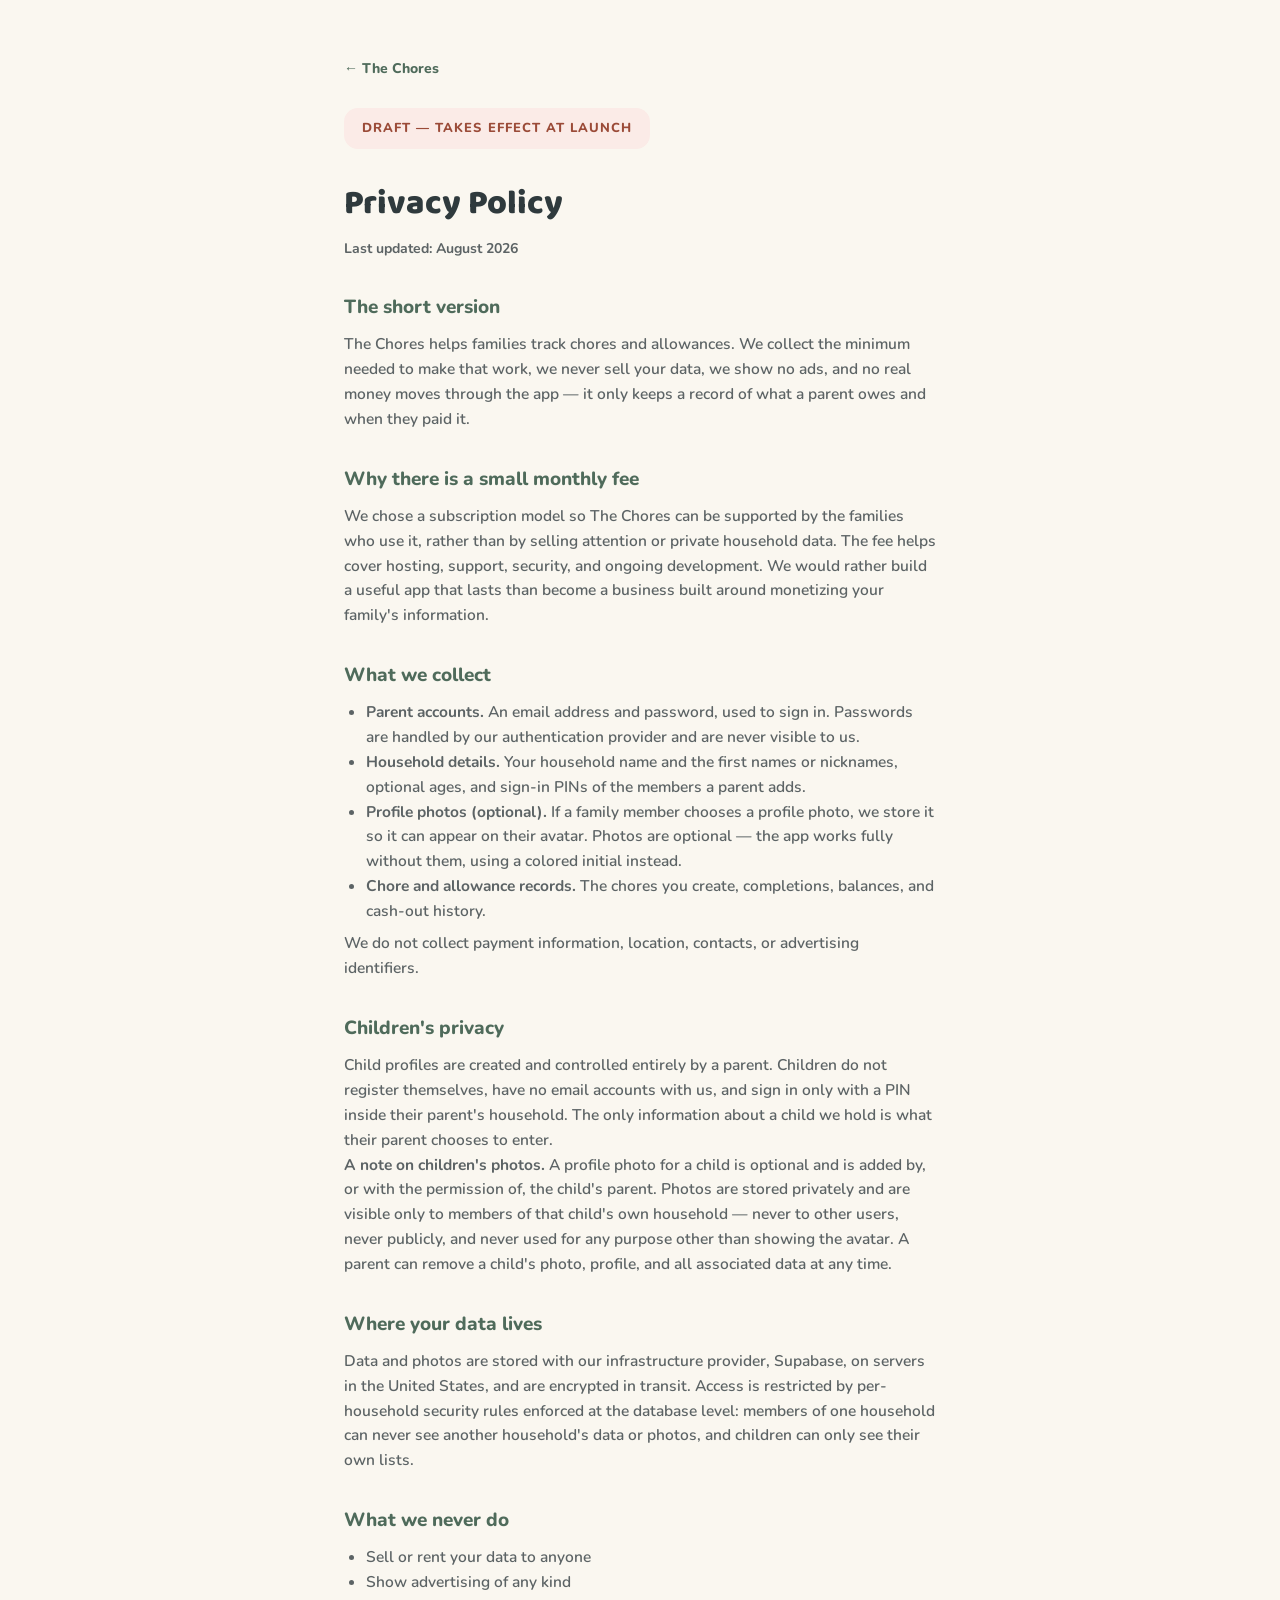
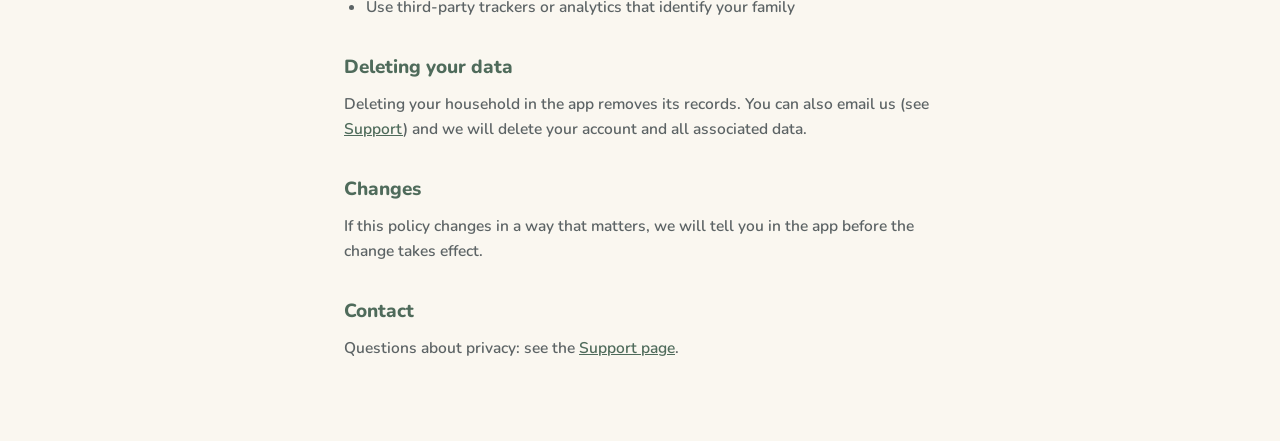
<file: privacy.html>
<!DOCTYPE html>
<html lang="en">
<head>
<meta charset="utf-8">
<meta name="viewport" content="width=device-width, initial-scale=1">
<title>Privacy Policy — The Chores</title>
<link rel="preconnect" href="https://fonts.googleapis.com">
<link href="https://fonts.googleapis.com/css2?family=Baloo+2:wght@800&family=Nunito:wght@600;700;800&display=swap" rel="stylesheet">
<style>
  :root { --cream:#FAF7F0; --slate:#2F3A3D; --sage-deep:#4F6B5B; --secondary:rgba(47,58,61,.78); }
  * { margin:0; padding:0; box-sizing:border-box; }
  body { background:var(--cream); color:var(--slate); font-family:'Nunito',sans-serif; line-height:1.6; }
  main { max-width:640px; margin:0 auto; padding:56px 24px 80px; }
  .draft { background:#FBEBE7; color:#9B4B38; font-weight:800; font-size:13px; letter-spacing:.08em;
           text-transform:uppercase; padding:10px 18px; border-radius:14px; display:inline-block; margin-bottom:28px; }
  h1 { font-family:'Baloo 2',cursive; font-weight:800; font-size:34px; margin-bottom:6px; }
  .updated { color:var(--secondary); font-size:14px; font-weight:700; margin-bottom:32px; }
  h2 { font-size:19px; font-weight:800; margin:32px 0 10px; color:var(--sage-deep); }
  p, li { font-size:15.5px; font-weight:600; color:var(--secondary); }
  ul { padding-left:22px; margin:8px 0; }
  a { color:var(--sage-deep); }
  .home { display:inline-block; margin-bottom:28px; font-weight:800; font-size:14px; text-decoration:none; }
</style>
</head>
<body>
<main>
  <a class="home" href="index.html">← The Chores</a>
  <div><span class="draft">Draft — takes effect at launch</span></div>
  <h1>Privacy Policy</h1>
  <p class="updated">Last updated: August 2026</p>

  <h2>The short version</h2>
  <p>The Chores helps families track chores and allowances. We collect the minimum needed to make
  that work, we never sell your data, we show no ads, and no real money moves through the app —
  it only keeps a record of what a parent owes and when they paid it.</p>

  <h2>Why there is a small monthly fee</h2>
  <p>We chose a subscription model so The Chores can be supported by the families who use it,
  rather than by selling attention or private household data. The fee helps cover hosting,
  support, security, and ongoing development. We would rather build a useful app that lasts than
  become a business built around monetizing your family's information.</p>

  <h2>What we collect</h2>
  <ul>
    <li><strong>Parent accounts.</strong> An email address and password, used to sign in. Passwords
    are handled by our authentication provider and are never visible to us.</li>
    <li><strong>Household details.</strong> Your household name and the first names or nicknames,
    optional ages, and sign-in PINs of the members a parent adds.</li>
    <li><strong>Profile photos (optional).</strong> If a family member chooses a profile photo, we
    store it so it can appear on their avatar. Photos are optional — the app works fully without
    them, using a colored initial instead.</li>
    <li><strong>Chore and allowance records.</strong> The chores you create, completions,
    balances, and cash-out history.</li>
  </ul>
  <p>We do not collect payment information, location, contacts, or advertising identifiers.</p>

  <h2>Children's privacy</h2>
  <p>Child profiles are created and controlled entirely by a parent. Children do not register
  themselves, have no email accounts with us, and sign in only with a PIN inside their parent's
  household. The only information about a child we hold is what their parent chooses to enter.</p>
  <p><strong>A note on children's photos.</strong> A profile photo for a child is optional and is
  added by, or with the permission of, the child's parent. Photos are stored privately and are
  visible only to members of that child's own household — never to other users, never publicly,
  and never used for any purpose other than showing the avatar. A parent can remove a child's
  photo, profile, and all associated data at any time.</p>

  <h2>Where your data lives</h2>
  <p>Data and photos are stored with our infrastructure provider, Supabase, on servers in the
  United States, and are encrypted in transit. Access is restricted by per-household security
  rules enforced at the database level: members of one household can never see another household's
  data or photos, and children can only see their own lists.</p>

  <h2>What we never do</h2>
  <ul>
    <li>Sell or rent your data to anyone</li>
    <li>Show advertising of any kind</li>
    <li>Use third-party trackers or analytics that identify your family</li>
  </ul>

  <h2>Deleting your data</h2>
  <p>Deleting your household in the app removes its records. You can also email us (see
  <a href="support.html">Support</a>) and we will delete your account and all associated data.</p>

  <h2>Changes</h2>
  <p>If this policy changes in a way that matters, we will tell you in the app before the change
  takes effect.</p>

  <h2>Contact</h2>
  <p>Questions about privacy: see the <a href="support.html">Support page</a>.</p>
</main>
</body>
</html>
</file>
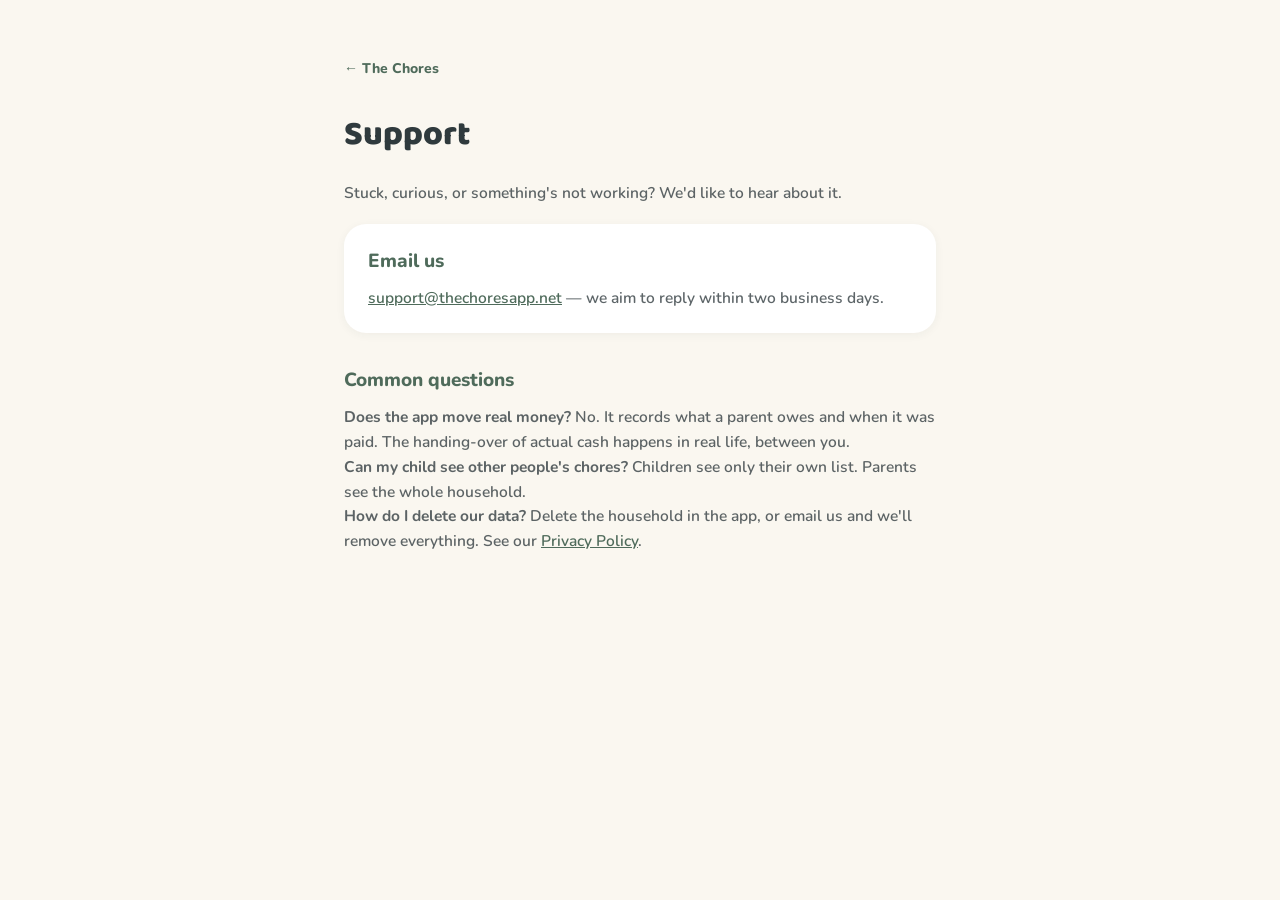
<file: support.html>
<!DOCTYPE html>
<html lang="en">
<head>
<meta charset="utf-8">
<meta name="viewport" content="width=device-width, initial-scale=1">
<title>Support — The Chores</title>
<link rel="preconnect" href="https://fonts.googleapis.com">
<link href="https://fonts.googleapis.com/css2?family=Baloo+2:wght@800&family=Nunito:wght@600;700;800&display=swap" rel="stylesheet">
<style>
  :root { --cream:#FAF7F0; --slate:#2F3A3D; --sage-deep:#4F6B5B; --secondary:rgba(47,58,61,.78); }
  * { margin:0; padding:0; box-sizing:border-box; }
  body { background:var(--cream); color:var(--slate); font-family:'Nunito',sans-serif; line-height:1.6; }
  main { max-width:640px; margin:0 auto; padding:56px 24px 80px; }
  h1 { font-family:'Baloo 2',cursive; font-weight:800; font-size:34px; margin-bottom:18px; }
  h2 { font-size:19px; font-weight:800; margin:32px 0 10px; color:var(--sage-deep); }
  p { font-size:15.5px; font-weight:600; color:var(--secondary); }
  a { color:var(--sage-deep); }
  .home { display:inline-block; margin-bottom:28px; font-weight:800; font-size:14px; text-decoration:none; }
  .card { background:#fff; border-radius:22px; padding:22px 24px; margin-top:18px;
          box-shadow:0 2px 10px rgba(47,58,61,.05); }
</style>
</head>
<body>
<main>
  <a class="home" href="index.html">← The Chores</a>
  <h1>Support</h1>
  <p>Stuck, curious, or something's not working? We'd like to hear about it.</p>
  <div class="card">
    <h2 style="margin-top:0">Email us</h2>
    <p><a href="mailto:support@thechoresapp.net">support@thechoresapp.net</a> — we aim to reply
    within two business days.</p>
  </div>
  <h2>Common questions</h2>
  <p><strong>Does the app move real money?</strong> No. It records what a parent owes and when it
  was paid. The handing-over of actual cash happens in real life, between you.</p>
  <p><strong>Can my child see other people's chores?</strong> Children see only their own list.
  Parents see the whole household.</p>
  <p><strong>How do I delete our data?</strong> Delete the household in the app, or email us and
  we'll remove everything. See our <a href="privacy.html">Privacy Policy</a>.</p>
</main>
</body>
</html>
</file>
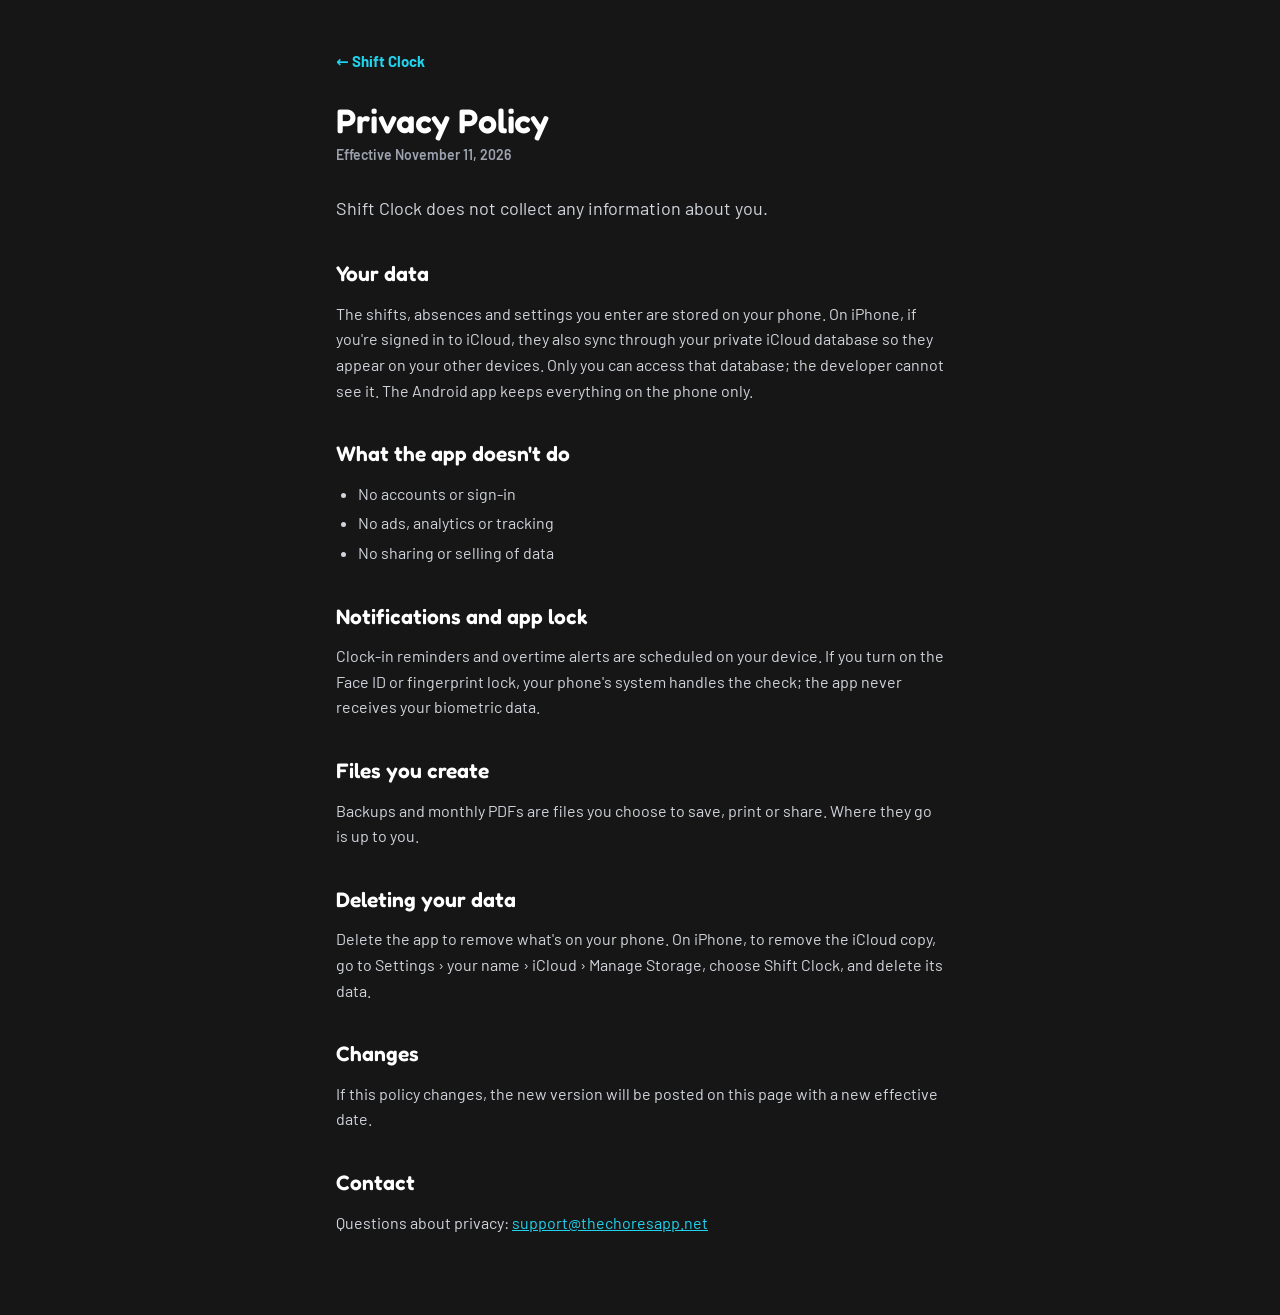
<file: shiftclock/privacy.html>
<!DOCTYPE html>
<html lang="en">
<head>
<meta charset="utf-8">
<meta name="viewport" content="width=device-width, initial-scale=1">
<title>Shift Clock — Privacy Policy</title>
<link rel="icon" href="icon.png">
<link rel="preconnect" href="https://fonts.googleapis.com">
<link href="https://fonts.googleapis.com/css2?family=Barlow:wght@400;600;700&family=Fredoka:wght@600&display=swap" rel="stylesheet">
<link rel="stylesheet" href="style.css">
</head>
<body>
<main>
  <a class="back" href="./">← Shift Clock</a>
  <h1>Privacy Policy</h1>
  <p class="updated">Effective November 11, 2026</p>

  <p class="lede">Shift Clock does not collect any information about you.</p>

  <h2>Your data</h2>
  <p>The shifts, absences and settings you enter are stored on your phone. On iPhone, if you're signed
  in to iCloud, they also sync through your private iCloud database so they appear on your other
  devices. Only you can access that database; the developer cannot see it. The Android app keeps
  everything on the phone only.</p>

  <h2>What the app doesn't do</h2>
  <ul>
    <li>No accounts or sign-in</li>
    <li>No ads, analytics or tracking</li>
    <li>No sharing or selling of data</li>
  </ul>

  <h2>Notifications and app lock</h2>
  <p>Clock-in reminders and overtime alerts are scheduled on your device. If you turn on the Face ID
  or fingerprint lock, your phone's system handles the check; the app never receives your
  biometric data.</p>

  <h2>Files you create</h2>
  <p>Backups and monthly PDFs are files you choose to save, print or share. Where they go is up to you.</p>

  <h2>Deleting your data</h2>
  <p>Delete the app to remove what's on your phone. On iPhone, to remove the iCloud copy, go to
  Settings › your name › iCloud › Manage Storage, choose Shift Clock, and delete its data.</p>

  <h2>Changes</h2>
  <p>If this policy changes, the new version will be posted on this page with a new effective date.</p>

  <h2>Contact</h2>
  <p>Questions about privacy: <a href="mailto:support@thechoresapp.net?subject=Shift%20Clock%20privacy">support@thechoresapp.net</a></p>
</main>
</body>
</html>
</file>
<file: shiftclock/style.css>
/* Shift Clock pages — the app's own look (charcoal + teal), separate from The Chores. */
:root {
  --bg: #161616;
  --surface: #1E1E1E;
  --border: #2A2A2A;
  --text: #FFFFFF;
  --text-2: #D1D5DB;
  --text-3: #9CA3AF;
  --accent: #22D3EE;
  --on-accent: #161616;
}
* { margin: 0; padding: 0; box-sizing: border-box; }
body { background: var(--bg); color: var(--text); font-family: 'Barlow', system-ui, sans-serif; line-height: 1.6; }
main { max-width: 640px; margin: 0 auto; padding: 48px 16px 80px; }
a { color: var(--accent); }
.back { display: inline-block; margin-bottom: 28px; font-weight: 700; font-size: 15px; text-decoration: none; }

.brand { display: flex; align-items: center; gap: 14px; margin-bottom: 18px; }
.brand img { width: 64px; height: 64px; border-radius: 15px; }
h1 { font-family: 'Fredoka', sans-serif; font-weight: 600; font-size: 34px; line-height: 1.15; }
h1 .teal { color: var(--accent); }
.lede { font-size: 18px; color: var(--text-2); margin-bottom: 8px; }
.updated { color: var(--text-3); font-size: 14px; font-weight: 600; margin: 4px 0 28px; }

h2 { font-family: 'Fredoka', sans-serif; font-weight: 600; font-size: 21px; margin: 34px 0 10px; }
h3 { font-size: 16px; font-weight: 700; margin: 20px 0 4px; }
p, li { font-size: 16px; color: var(--text-2); }
ul, ol { padding-left: 22px; margin: 8px 0; }
li { margin: 4px 0; }

.card { background: var(--surface); border: 1px solid var(--border); border-radius: 20px; padding: 20px 22px; margin-top: 18px; }
.card h2 { margin-top: 0; }
.email { display: inline-block; margin-top: 6px; font-size: 18px; font-weight: 700; }
.note { color: var(--text-3); font-size: 14px; margin-top: 36px; }
footer { color: var(--text-3); font-size: 14px; margin-top: 40px; padding-top: 20px; border-top: 1px solid var(--border); }
.buttons { display: flex; flex-wrap: wrap; gap: 10px; margin: 6px 0 10px; }
.button { flex: 1 1 220px; display: block; text-align: center; padding: 14px 18px; border-radius: 999px;
  background: var(--accent); color: var(--on-accent); font-weight: 700; font-size: 17px; text-decoration: none; }
.small { font-size: 14px; color: var(--text-3); }
</file>
<file: blog.css>
:root{--cream:#FAF7F0;--paper:#FFF;--slate:#2F3A3D;--sage:#4F6B5B;--sage-fill:#789685;--sage-tint:#EDF2EE;--gold:#E2B65A;--gold-deep:#7A5A14;--gold-tint:#FBF1DD;--blue:#4E6E7E;--blue-tint:#EAF0F3;--muted:rgba(47,58,61,.72);--line:rgba(47,58,61,.1)}
*{box-sizing:border-box}html{scroll-behavior:smooth}body{margin:0;background:var(--cream);color:var(--slate);font-family:'Nunito',sans-serif;font-weight:600;line-height:1.6}a{color:inherit}.wrap{width:min(1080px,calc(100% - 44px));margin:0 auto}.site-header{height:82px;border-bottom:1px solid var(--line);display:flex;align-items:center}.header-inner{display:flex;align-items:center;justify-content:space-between}.brand{font-family:'Baloo 2',cursive;font-size:25px;font-weight:800;letter-spacing:-.03em;text-decoration:none;line-height:1}.brand span{color:var(--gold-deep)}.header-nav{display:flex;align-items:center;gap:24px;font-size:14px;font-weight:800}.header-nav a{text-decoration:none}.header-nav a:hover{color:var(--sage)}.pill{padding:10px 16px;border-radius:99px;background:var(--sage);color:var(--cream)}.eyebrow{margin:0 0 14px;color:var(--sage);font-size:11px;font-weight:800;letter-spacing:.15em;text-transform:uppercase}h1,h2,h3{font-weight:800;letter-spacing:-.025em;line-height:1.05}h1{font-size:clamp(45px,7vw,78px);margin:0}h2{font-size:34px}p{margin-top:0}.hero{padding:104px 0 96px;border-bottom:1px solid var(--line)}.hero h1{max-width:800px}.hero h1 em{font-style:normal;color:var(--sage)}.hero .intro{max-width:610px;margin:28px 0 0;color:var(--muted);font-size:19px;line-height:1.6}.article-grid{display:grid;grid-template-columns:repeat(3,1fr);gap:20px;padding:74px 0 112px}.article-card{overflow:hidden;border-radius:26px;background:var(--paper);box-shadow:0 2px 10px rgba(47,58,61,.06)}.art{height:178px;display:flex;align-items:center;justify-content:center;background:var(--sage-tint)}.art.gold{background:var(--gold-tint)}.art.blue{background:var(--blue-tint)}.art span{display:flex;width:76px;height:76px;align-items:center;justify-content:center;border-radius:25px;background:var(--sage);color:#fff;font-size:33px;font-weight:800;transform:rotate(-6deg)}.art.gold span{background:var(--gold);color:var(--slate);transform:rotate(5deg)}.art.blue span{background:var(--blue);transform:rotate(4deg)}.card-body{padding:26px}.meta{margin-bottom:12px;color:var(--muted);font-size:11px;font-weight:800;letter-spacing:.1em;text-transform:uppercase}.card-body h2{margin:0 0 12px;font-size:23px}.card-body h2 a{text-decoration:none}.card-body h2 a:hover{color:var(--sage)}.card-body p{color:var(--muted);font-size:14px;line-height:1.55}.read{display:inline-block;margin-top:5px;color:var(--sage);font-size:14px;font-weight:800;text-decoration:none}.site-footer{padding:32px 0 46px;border-top:1px solid var(--line);color:var(--muted);font-size:13px}.site-footer a{color:var(--sage);font-weight:800;text-decoration:none}.article-hero{padding:86px 0 78px;background:var(--sage-tint)}.article-hero.gold{background:var(--gold-tint)}.article-hero.blue{background:var(--blue-tint)}.article-hero h1{max-width:900px;font-size:clamp(42px,6vw,70px)}.article-hero .description{max-width:710px;margin:24px 0 0;color:var(--muted);font-size:19px}.article-hero .byline{margin:26px 0 0;color:var(--muted);font-size:13px}.back{display:inline-block;margin-bottom:42px;color:var(--sage);font-weight:800;text-decoration:none}.article-layout{display:grid;grid-template-columns:220px minmax(0,680px);gap:78px;justify-content:center;padding:76px 0 100px}.toc{position:sticky;top:24px;align-self:start}.toc p{font-size:11px;font-weight:800;letter-spacing:.12em;text-transform:uppercase}.toc ol{margin:0;padding:0;list-style:none}.toc li{margin:0 0 12px}.toc a{color:var(--muted);font-size:13px;line-height:1.3;text-decoration:none}.toc a:hover{color:var(--sage)}.article-body{font-size:17px;line-height:1.78}.article-body .lead{font-size:20px;line-height:1.7}.article-body section{margin-top:58px;scroll-margin-top:30px}.article-body h2{margin:0 0 16px;font-size:33px}.article-body ul{padding-left:24px}.article-body li{margin-bottom:8px;padding-left:5px}.article-body li::marker{color:var(--sage)}.takeaway{margin-top:58px;padding:31px;border-radius:23px;background:var(--gold-tint)}.takeaway p:last-child{margin:0;font-size:20px;font-weight:800;line-height:1.45}.cta{margin-top:62px;padding:38px;border-radius:25px;background:var(--slate);color:var(--cream)}.cta h2{margin:0 0 12px;font-size:31px}.cta p{color:rgba(250,247,240,.7)}.cta a{display:inline-block;margin-top:8px;padding:13px 20px;border-radius:99px;background:var(--sage-fill);color:var(--cream);font-weight:800;text-decoration:none}@media(max-width:800px){.article-grid{grid-template-columns:1fr 1fr}.article-card:last-child{grid-column:1/-1}.article-layout{grid-template-columns:1fr}.toc{display:none}}@media(max-width:580px){.wrap{width:calc(100% - 32px)}.site-header{height:70px}.header-nav{gap:10px;font-size:12px}.header-nav a:first-child{display:none}.hero{padding:72px 0 66px}.hero .intro{font-size:17px}.article-grid{grid-template-columns:1fr;padding:54px 0 78px}.article-card:last-child{grid-column:auto}.article-hero{padding:62px 0}.article-hero .description{font-size:17px}.article-layout{padding:54px 0 78px}.article-body{font-size:16px}.article-body .lead{font-size:18px}.article-body h2{font-size:29px}}
</file>
